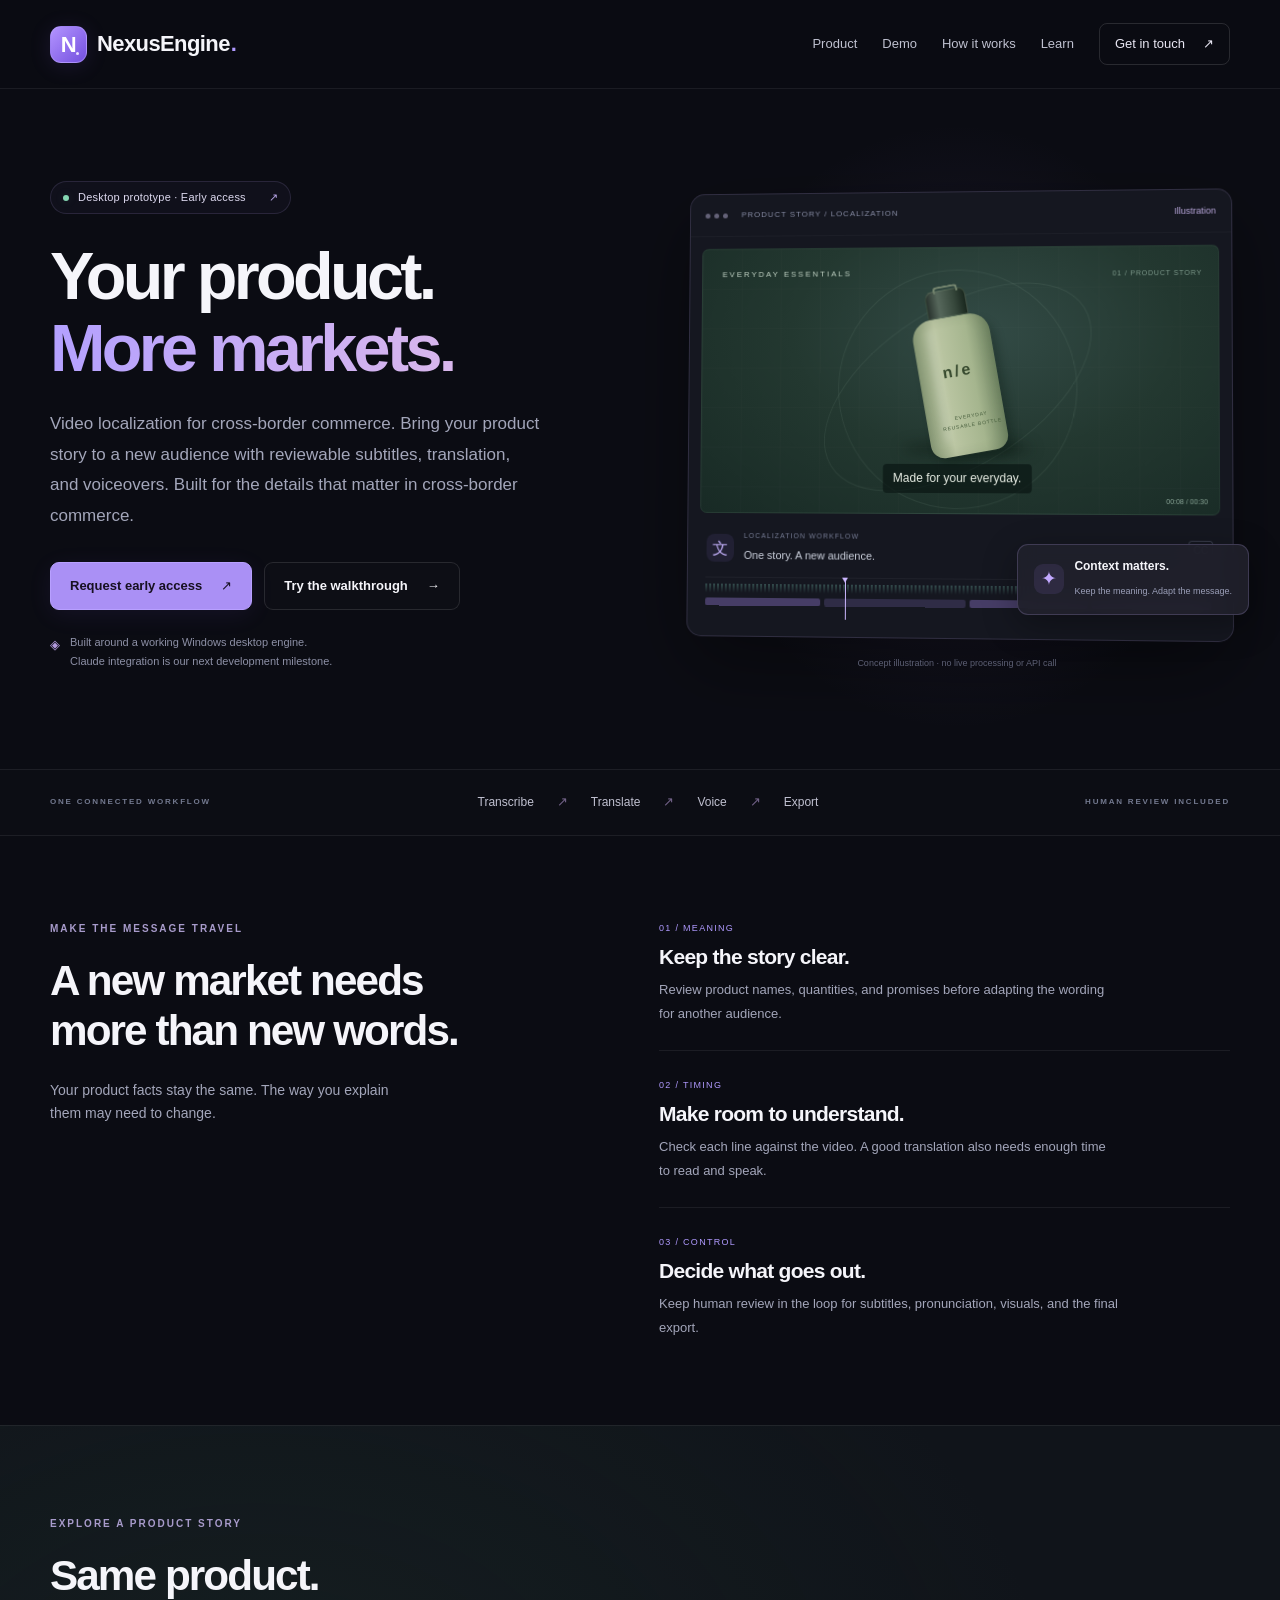
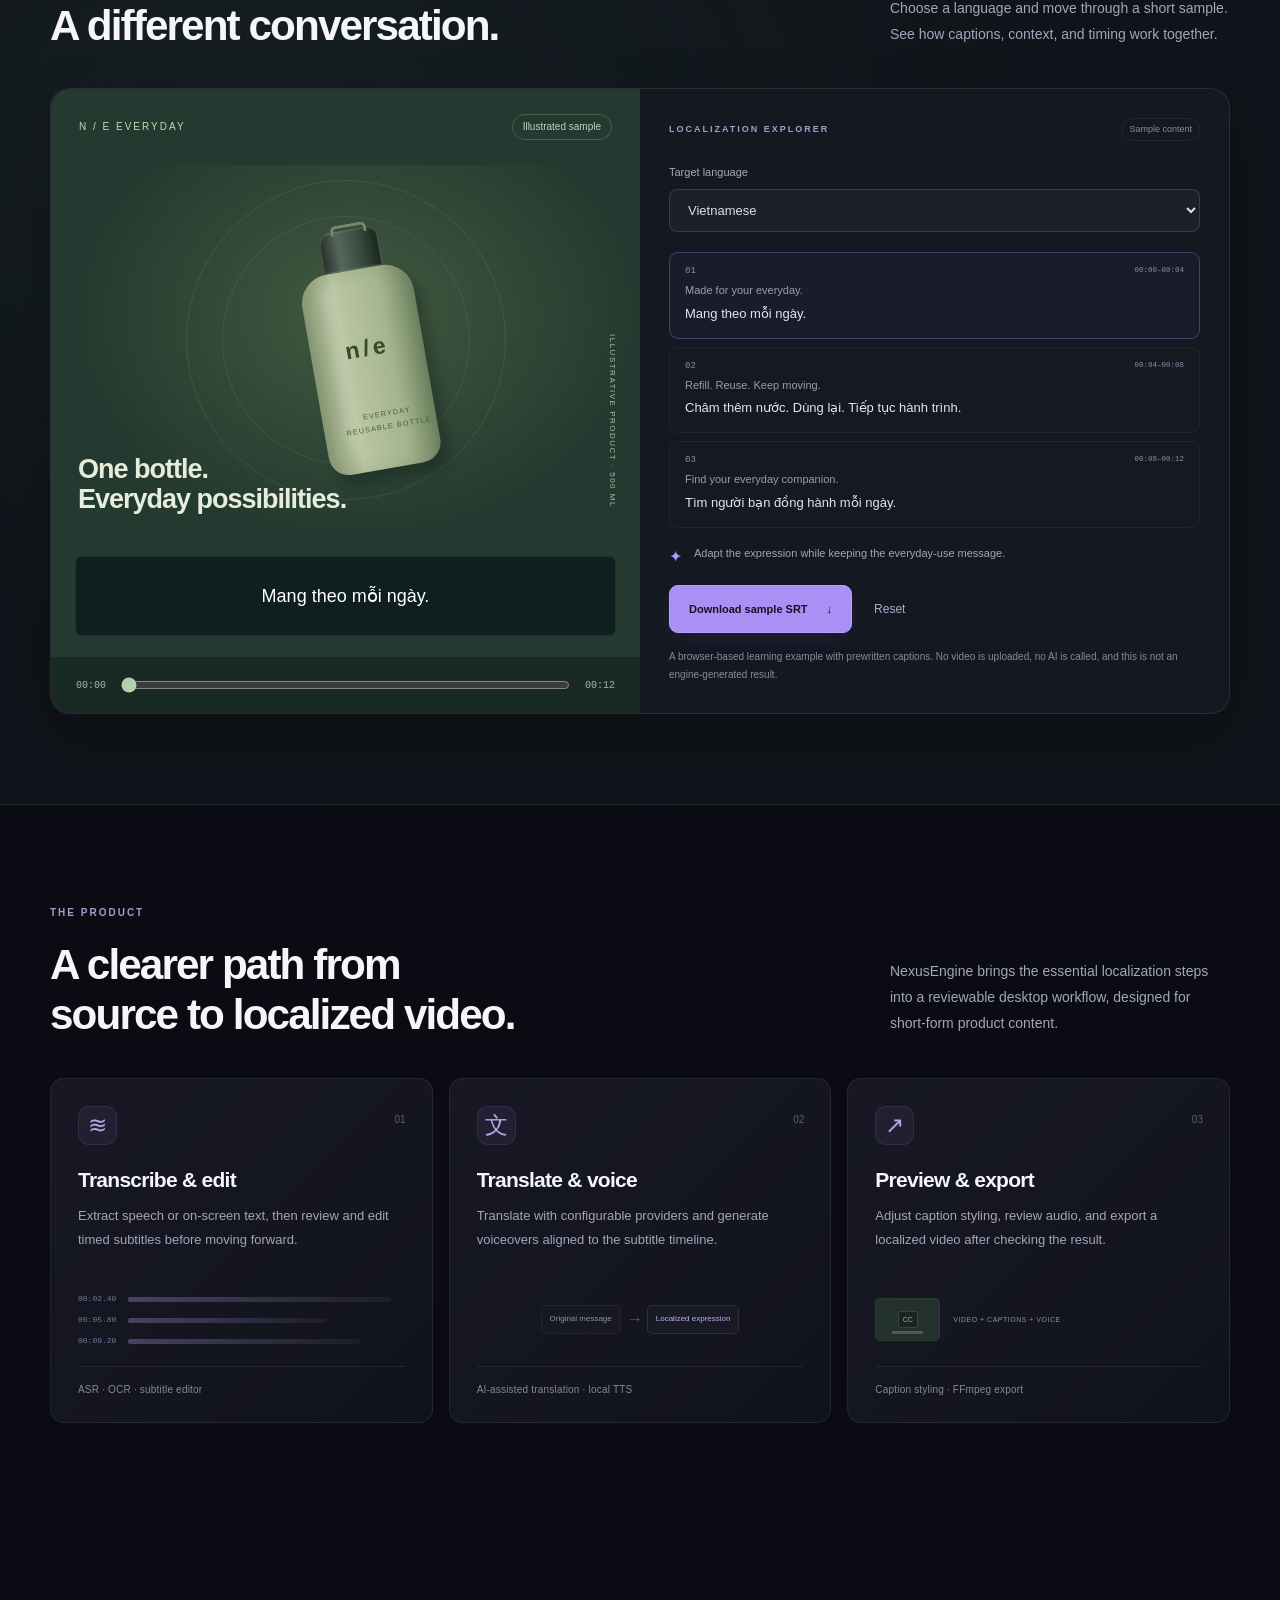
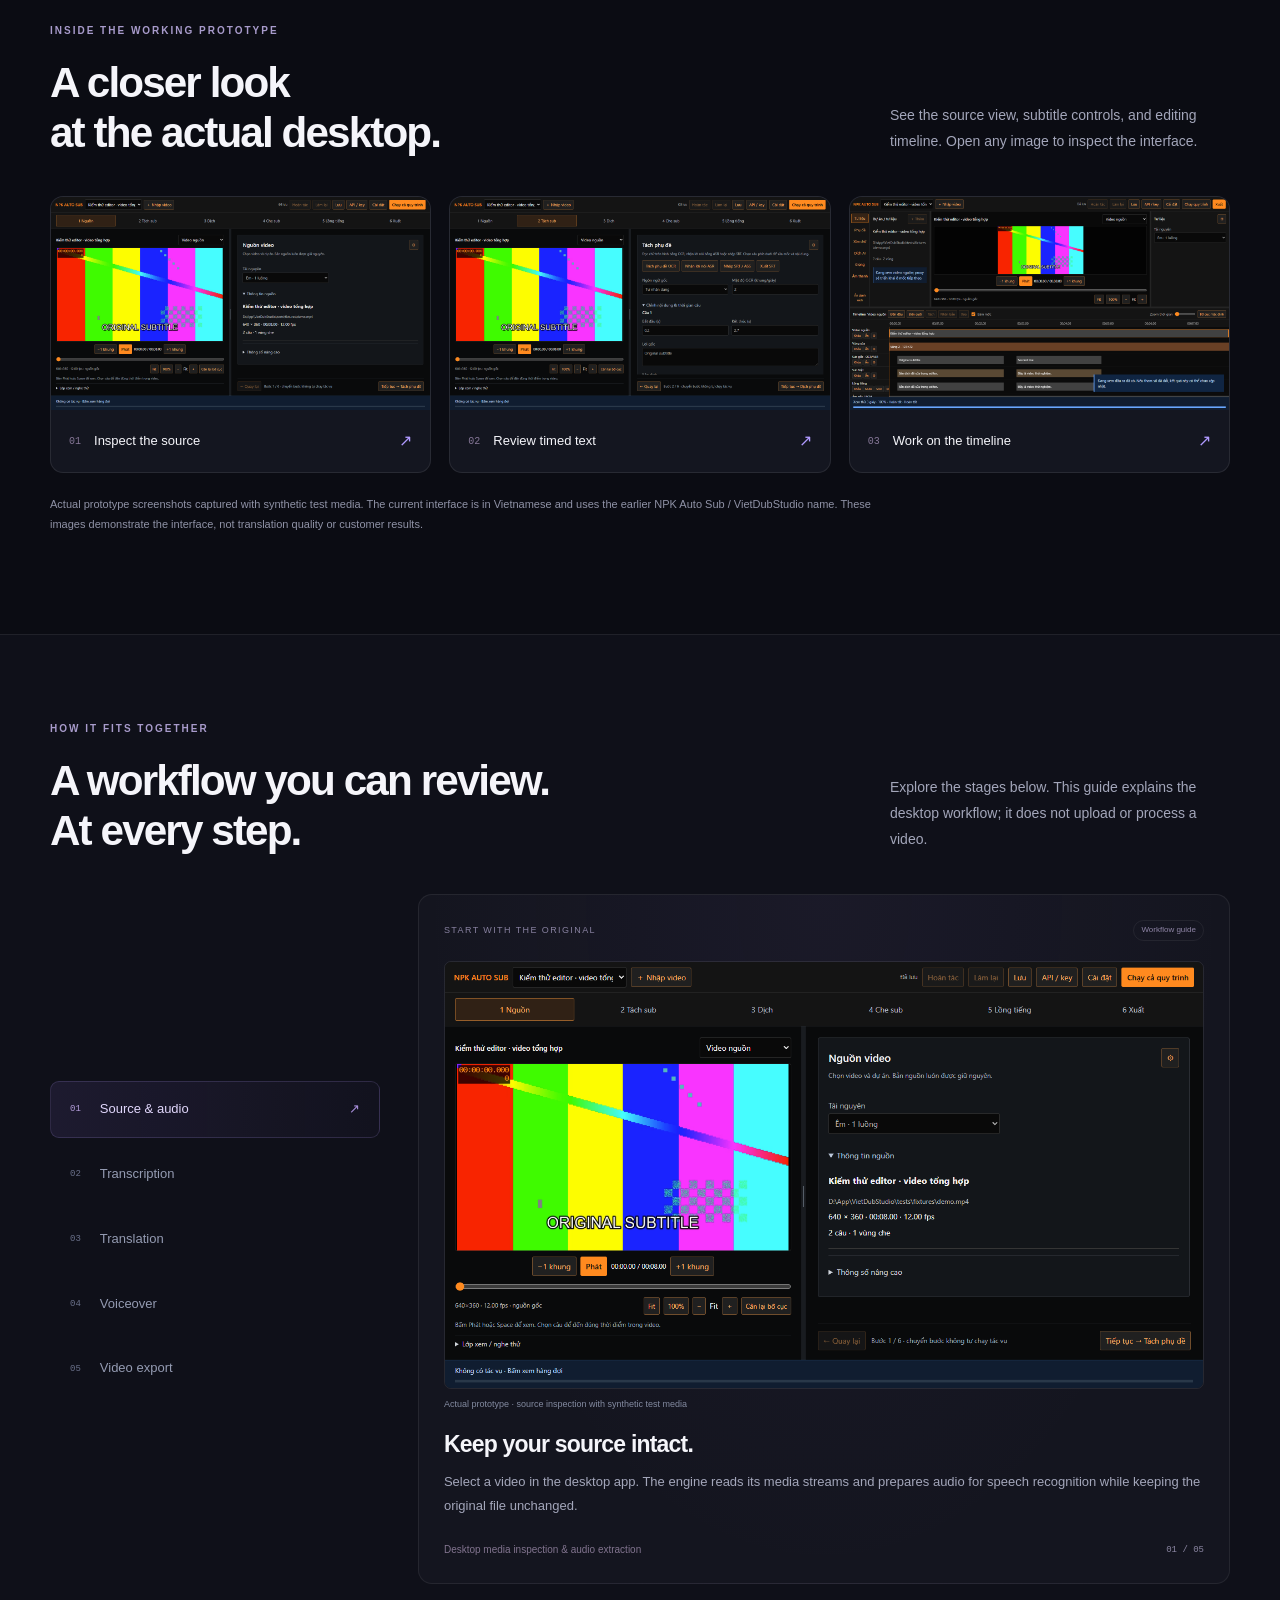
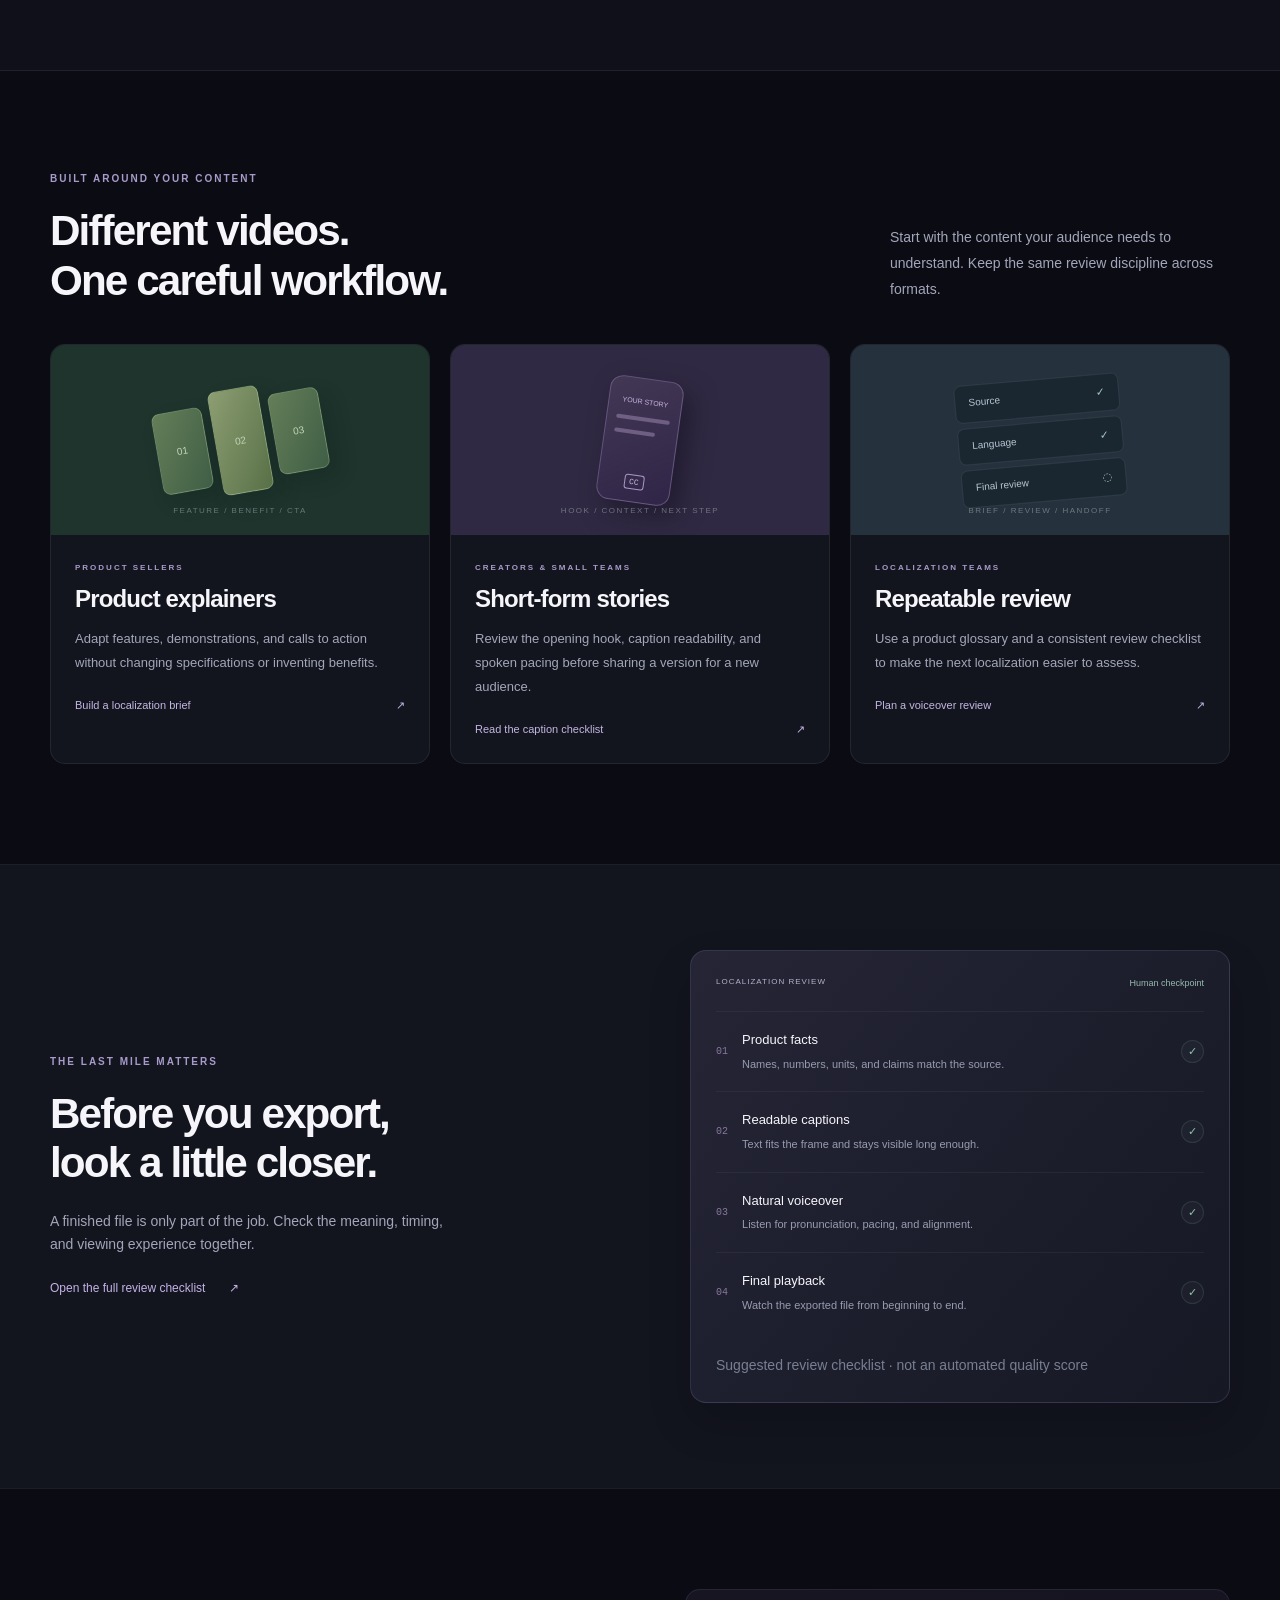
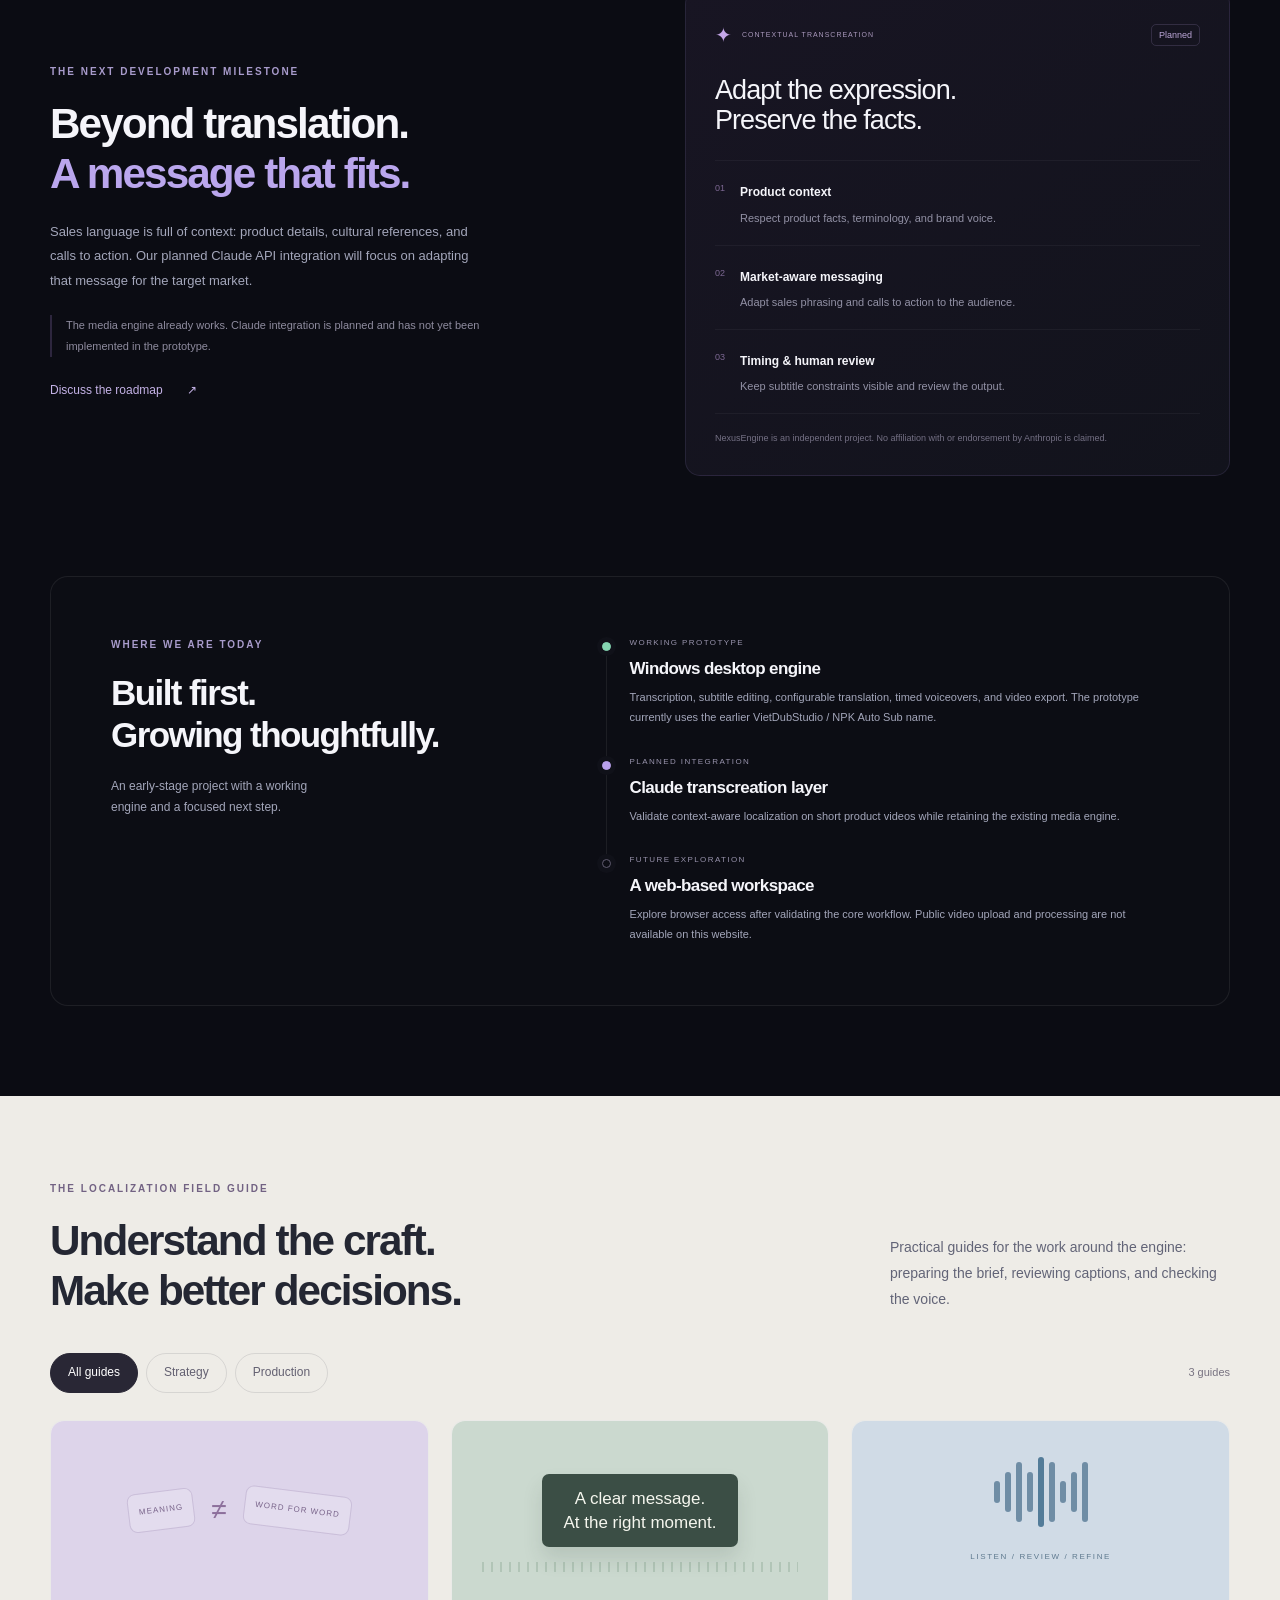
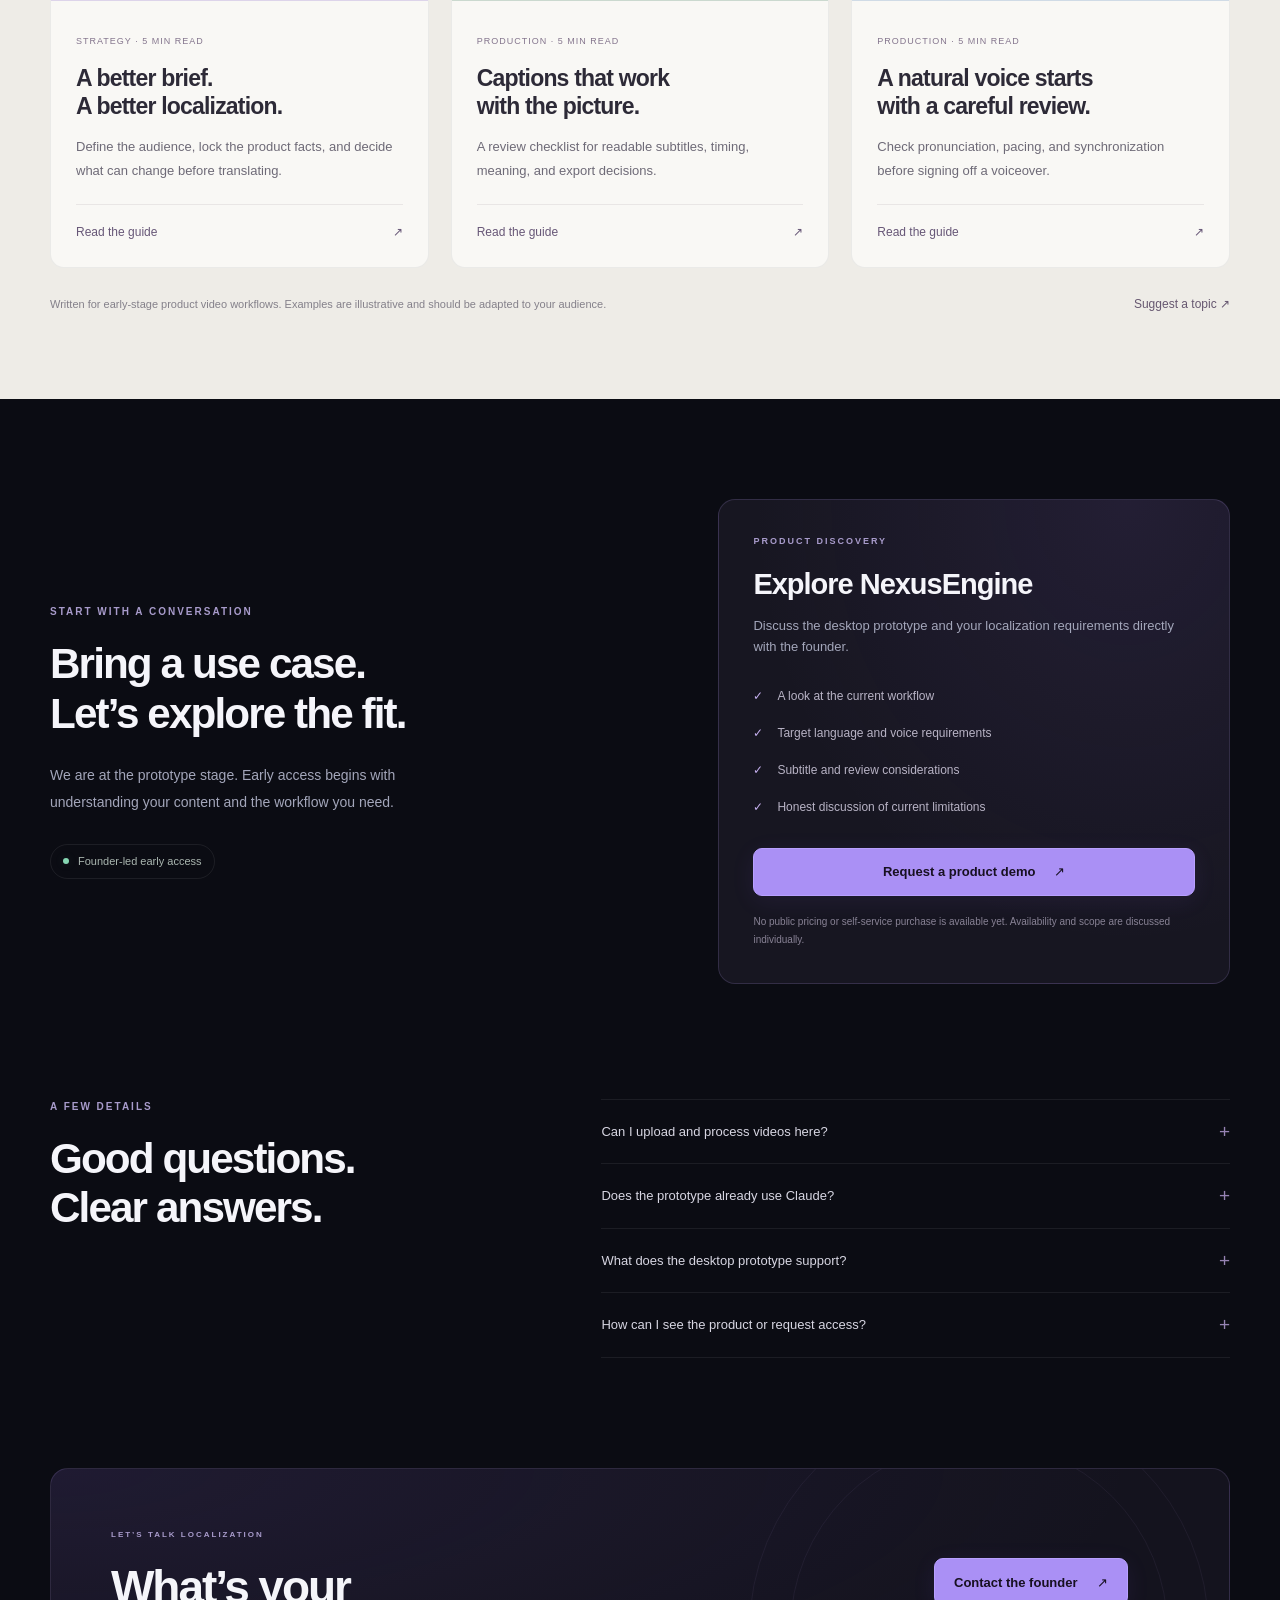
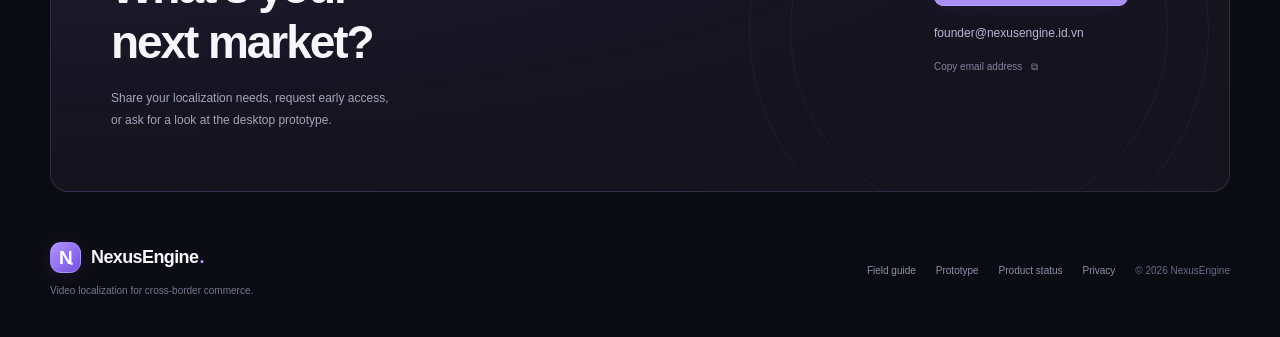
<file: index.html>
<!doctype html>
<html lang="en">
<head>
  <meta charset="utf-8">
  <meta name="viewport" content="width=device-width, initial-scale=1">
  <meta name="theme-color" content="#0b0c13">
  <title>NexusEngine — Video Localization for Cross-Border Commerce</title>
  <meta name="description" content="NexusEngine is an early-stage video localization project for cross-border sellers. Explore our working desktop prototype and planned Claude transcreation layer.">
  <link rel="canonical" href="https://nexusengine.id.vn/">
  <meta property="og:type" content="website">
  <meta property="og:title" content="NexusEngine — Your product. More markets.">
  <meta property="og:description" content="A reviewable workflow for transcription, translation, subtitles, voiceovers, and video export. Working desktop prototype. Claude integration planned.">
  <meta property="og:url" content="https://nexusengine.id.vn/">
  <meta property="og:image" content="https://nexusengine.id.vn/assets/social-preview.png">
  <meta name="twitter:card" content="summary_large_image">
  <link rel="icon" href="assets/favicon.svg" type="image/svg+xml">
  <link rel="stylesheet" href="style.css">
  <link rel="stylesheet" href="experience.css">
  <script src="app.js" defer></script>
  <script src="experience.js" defer></script>
</head>
<body>
  <a class="skip-link" href="#main">Skip to content</a>
  <header class="site-header">
    <div class="container nav-wrap">
      <a class="brand" href="#" aria-label="NexusEngine home"><span class="brand-mark" aria-hidden="true">N<span></span></span>NexusEngine<span class="brand-dot">.</span></a>
      <button class="menu-toggle" type="button" aria-expanded="false" aria-controls="navigation" aria-label="Open navigation"><span></span><span></span></button>
      <nav id="navigation" aria-label="Main navigation">
        <a href="#product">Product</a><a href="#demo">Demo</a><a href="#workflow">How it works</a><a href="#learn">Learn</a>
        <a class="nav-contact" href="#contact">Get in touch <span aria-hidden="true">↗</span></a>
      </nav>
    </div>
  </header>

  <main id="main">
    <section class="hero container" aria-labelledby="hero-title">
      <div class="hero-copy">
        <a class="eyebrow-pill" href="#status"><span class="status-dot"></span>Desktop prototype · Early access<span class="pill-arrow" aria-hidden="true">↗</span></a>
        <h1 id="hero-title">Your product.<br><span class="gradient-text">More markets.</span></h1>
        <p class="hero-description">Video localization for cross-border commerce. Bring your product story to a new audience with reviewable subtitles, translation, and voiceovers. Built for the details that matter in cross-border commerce.</p>
        <div class="hero-actions"><a class="button button-primary" href="mailto:founder@nexusengine.id.vn?subject=NexusEngine%20early%20access">Request early access <span aria-hidden="true">↗</span></a><a class="button button-secondary" href="#demo">Try the walkthrough <span aria-hidden="true">→</span></a></div>
        <p class="hero-note"><span aria-hidden="true">◈</span>Built around a working Windows desktop engine.<br>Claude integration is our next development milestone.</p>
      </div>
      <div class="hero-visual" role="img" aria-label="Illustration of the localization workflow; not a live product run">
        <div class="visual-halo"></div>
        <div class="workspace-card">
          <div class="workspace-top"><span class="window-dots" aria-hidden="true"><i></i><i></i><i></i></span><span>PRODUCT STORY / LOCALIZATION</span><span class="illustration-label">Illustration</span></div>
          <div class="video-scene">
            <div class="scene-grid"></div><div class="scene-orbit orbit-one"></div><div class="scene-orbit orbit-two"></div>
            <span class="scene-category">EVERYDAY ESSENTIALS</span><span class="scene-count">01 / PRODUCT STORY</span>
            <div class="bottle-shadow"></div><div class="bottle"><div class="bottle-cap"></div><div class="bottle-body"><div class="bottle-highlight"></div><span class="bottle-wordmark">n / e</span><span class="bottle-detail">EVERYDAY<br>REUSABLE BOTTLE</span></div></div>
            <span class="scene-caption">Made for your everyday.</span><span class="scene-time">00:08 / 00:30</span>
          </div>
          <div class="workspace-bottom"><div class="locale-label"><span class="locale-icon" aria-hidden="true">文</span><div><small>LOCALIZATION WORKFLOW</small><strong>One story. A new audience.</strong></div></div><span class="caption-icon" aria-hidden="true">CC</span></div>
          <div class="timeline" aria-hidden="true"><div class="timeline-wave"></div><span></span><span></span><span></span><span></span><i></i></div>
        </div>
        <div class="floating-note"><span class="note-icon" aria-hidden="true">✦</span><div><strong>Context matters.</strong><small>Keep the meaning. Adapt the message.</small></div></div>
        <p class="visual-disclaimer">Concept illustration · no live processing or API call</p>
      </div>
    </section>

    <div class="capability-strip"><div class="container"><span>ONE CONNECTED WORKFLOW</span><p>Transcribe <i>↗</i> Translate <i>↗</i> Voice <i>↗</i> Export</p><span>HUMAN REVIEW INCLUDED</span></div></div>


    <section class="section container value-section" aria-labelledby="value-title">
      <div class="value-intro"><span class="kicker">MAKE THE MESSAGE TRAVEL</span><h2 id="value-title">A new market needs<br>more than new words.</h2><p>Your product facts stay the same. The way you explain them may need to change.</p></div>
      <div class="value-grid"><article><span class="value-index">01 / MEANING</span><h3>Keep the story clear.</h3><p>Review product names, quantities, and promises before adapting the wording for another audience.</p></article><article><span class="value-index">02 / TIMING</span><h3>Make room to understand.</h3><p>Check each line against the video. A good translation also needs enough time to read and speak.</p></article><article><span class="value-index">03 / CONTROL</span><h3>Decide what goes out.</h3><p>Keep human review in the loop for subtitles, pronunciation, visuals, and the final export.</p></article></div>
    </section>
    <section class="demo-section" id="demo" aria-labelledby="demo-title"><div class="container">
      <div class="section-heading"><div><span class="kicker">EXPLORE A PRODUCT STORY</span><h2 id="demo-title">Same product.<br>A different conversation.</h2></div><p>Choose a language and move through a short sample. See how captions, context, and timing work together.</p></div>
      <div class="demo-shell"><div class="demo-media"><div class="demo-media-top"><span class="demo-brand">N / E EVERYDAY</span><span class="sample-badge">Illustrated sample</span></div>
      <div class="demo-product"><div class="demo-orbit"></div><div class="bottle"><div class="bottle-cap"></div><div class="bottle-body"><div class="bottle-highlight"></div><span class="bottle-wordmark">n / e</span><span class="bottle-detail">EVERYDAY<br>REUSABLE BOTTLE</span></div></div><span class="product-label">One bottle.<br>Everyday possibilities.</span><span class="product-spec">ILLUSTRATIVE PRODUCT · 500 ML</span></div>
      <div class="demo-caption" id="demo-caption" lang="vi">Mang theo mỗi ngày.</div><div class="demo-playbar"><span id="demo-time">00:00</span><label class="sr-only" for="demo-seek">Sample timeline in seconds</label><input type="range" id="demo-seek" min="0" max="11" value="0" step="1"><span>00:12</span></div></div>
      <div class="demo-editor"><div class="demo-editor-heading"><span class="kicker">LOCALIZATION EXPLORER</span><span class="small-label">Sample content</span></div><label class="field-label" for="demo-language">Target language</label><select id="demo-language"><option value="vi">Vietnamese</option><option value="es">Spanish</option><option value="en">English (source)</option></select>
      <div class="sample-lines" role="group" aria-label="Sample caption segments"><button type="button" data-segment="0" aria-pressed="true"><span>01 <small>00:00–00:04</small></span><strong>Made for your everyday.</strong><em>Mang theo mỗi ngày.</em></button><button type="button" data-segment="1" aria-pressed="false"><span>02 <small>00:04–00:08</small></span><strong>Refill. Reuse. Keep moving.</strong><em>Châm thêm nước. Dùng lại. Tiếp tục hành trình.</em></button><button type="button" data-segment="2" aria-pressed="false"><span>03 <small>00:08–00:12</small></span><strong>Find your everyday companion.</strong><em>Tìm người bạn đồng hành mỗi ngày.</em></button></div>
      <div class="sample-insight"><span aria-hidden="true">✦</span><p id="demo-insight">Adapt the expression while keeping the everyday-use message.</p></div><div class="demo-actions"><a class="button button-primary" id="download-sample" href="assets/sample-vi.srt" download="nexusengine-illustrative-sample-vi.srt">Download sample SRT <span aria-hidden="true">↓</span></a><button class="text-button" id="reset-demo" type="button">Reset</button></div><p class="demo-disclosure">A browser-based learning example with prewritten captions. No video is uploaded, no AI is called, and this is not an engine-generated result.</p><p id="demo-status" class="sr-only" role="status" aria-live="polite"></p></div></div>
    </div></section>

    <section class="section container" id="product" aria-labelledby="product-title">
      <div class="section-heading"><div><span class="kicker">THE PRODUCT</span><h2 id="product-title">A clearer path from<br>source to localized video.</h2></div><p>NexusEngine brings the essential localization steps into a reviewable desktop workflow, designed for short-form product content.</p></div>
      <div class="feature-grid">
        <article class="feature-card"><span class="feature-icon" aria-hidden="true">≋</span><span class="feature-number">01</span><h3>Transcribe &amp; edit</h3><p>Extract speech or on-screen text, then review and edit timed subtitles before moving forward.</p><div class="mini-transcript" aria-hidden="true"><span>00:02.40</span><i></i><span>00:05.80</span><i></i><span>00:09.20</span><i></i></div><span class="feature-tag">ASR · OCR · subtitle editor</span></article>
        <article class="feature-card"><span class="feature-icon" aria-hidden="true">文</span><span class="feature-number">02</span><h3>Translate &amp; voice</h3><p>Translate with configurable providers and generate voiceovers aligned to the subtitle timeline.</p><div class="mini-translation" aria-hidden="true"><span>Original message</span><b>↓</b><span>Localized expression</span></div><span class="feature-tag">AI-assisted translation · local TTS</span></article>
        <article class="feature-card"><span class="feature-icon" aria-hidden="true">↗</span><span class="feature-number">03</span><h3>Preview &amp; export</h3><p>Adjust caption styling, review audio, and export a localized video after checking the result.</p><div class="mini-export" aria-hidden="true"><div><span>CC</span><i></i></div><span>VIDEO + CAPTIONS + VOICE</span></div><span class="feature-tag">Caption styling · FFmpeg export</span></article>
      </div>
    </section>


    <section class="section container prototype-section" id="prototype" aria-labelledby="prototype-title"><div class="section-heading"><div><span class="kicker">INSIDE THE WORKING PROTOTYPE</span><h2 id="prototype-title">A closer look<br>at the actual desktop.</h2></div><p>See the source view, subtitle controls, and editing timeline. Open any image to inspect the interface.</p></div>
    <div class="prototype-grid"><button type="button" class="prototype-shot" data-image="assets/prototype-source.png" data-caption="Source inspection — original media information and video preview."><img src="assets/prototype-source.png" alt="Actual NPK Auto Sub source screen with a synthetic test-pattern video" width="1366" height="768" loading="lazy"><span><b>01</b><strong>Inspect the source</strong><i aria-hidden="true">↗</i></span></button><button type="button" class="prototype-shot" data-image="assets/prototype-subtitles.png" data-caption="Subtitle extraction — OCR, speech recognition, SRT import, and segment editing controls."><img src="assets/prototype-subtitles.png" alt="Actual subtitle extraction screen with OCR, ASR, and editable segment controls" width="1366" height="768" loading="lazy"><span><b>02</b><strong>Review timed text</strong><i aria-hidden="true">↗</i></span></button><button type="button" class="prototype-shot" data-image="assets/prototype-editor.png" data-caption="Editing timeline — source video, caption tracks, translation, and voiceover alignment."><img src="assets/prototype-editor.png" alt="Actual desktop editor with original and translated subtitle tracks on the timeline" width="1366" height="768" loading="lazy"><span><b>03</b><strong>Work on the timeline</strong><i aria-hidden="true">↗</i></span></button></div>
    <p class="evidence-note">Actual prototype screenshots captured with synthetic test media. The current interface is in Vietnamese and uses the earlier NPK Auto Sub / VietDubStudio name. These images demonstrate the interface, not translation quality or customer results.</p>
    </section>

    <section class="workflow-section" id="workflow" aria-labelledby="workflow-title">
      <div class="container">
        <div class="section-heading"><div><span class="kicker">HOW IT FITS TOGETHER</span><h2 id="workflow-title">A workflow you can review.<br>At every step.</h2></div><p>Explore the stages below. This guide explains the desktop workflow; it does not upload or process a video.</p></div>
        <div class="workflow-guide">
          <div class="workflow-tabs" role="tablist" aria-orientation="vertical" aria-label="Localization steps">
            <button id="step-0" role="tab" aria-selected="true" aria-controls="step-panel" tabindex="0" data-step="0"><span>01</span>Source &amp; audio<i aria-hidden="true">↗</i></button>
            <button id="step-1" role="tab" aria-selected="false" aria-controls="step-panel" tabindex="-1" data-step="1"><span>02</span>Transcription<i aria-hidden="true">↗</i></button>
            <button id="step-2" role="tab" aria-selected="false" aria-controls="step-panel" tabindex="-1" data-step="2"><span>03</span>Translation<i aria-hidden="true">↗</i></button>
            <button id="step-3" role="tab" aria-selected="false" aria-controls="step-panel" tabindex="-1" data-step="3"><span>04</span>Voiceover<i aria-hidden="true">↗</i></button>
            <button id="step-4" role="tab" aria-selected="false" aria-controls="step-panel" tabindex="-1" data-step="4"><span>05</span>Video export<i aria-hidden="true">↗</i></button>
          </div>
          <div class="step-panel" id="step-panel" role="tabpanel" aria-labelledby="step-0" tabindex="0">
            <div class="panel-top"><span class="panel-kicker" id="step-kicker">START WITH THE ORIGINAL</span><span class="small-label">Workflow guide</span></div>
            <div class="step-graphic" id="step-graphic" aria-hidden="true"><span class="graphic-file">▶</span><span class="graphic-line"></span><span class="graphic-file audio-file">≋</span></div>
            <figure class="workflow-evidence"><img id="workflow-image" src="assets/prototype-source.png" alt="Actual desktop source inspection screen" width="1366" height="768" loading="lazy"><figcaption id="workflow-image-caption">Actual prototype · source inspection with synthetic test media</figcaption></figure>
            <h3 id="step-title">Keep your source intact.</h3><p id="step-description">Select a video in the desktop app. The engine reads its media streams and prepares audio for speech recognition while keeping the original file unchanged.</p>
            <div class="panel-footer"><span class="panel-detail" id="step-detail">Desktop media inspection &amp; audio extraction</span><span class="panel-count" id="step-count">01 / 05</span></div>
          </div>
        </div>
      </div>
    </section>


    <section class="section container usecase-section" id="use-cases" aria-labelledby="usecase-title"><div class="section-heading"><div><span class="kicker">BUILT AROUND YOUR CONTENT</span><h2 id="usecase-title">Different videos.<br>One careful workflow.</h2></div><p>Start with the content your audience needs to understand. Keep the same review discipline across formats.</p></div><div class="usecase-grid">
    <article class="usecase-card"><div class="usecase-art art-product" aria-hidden="true"><div class="product-stack"><span>01</span><span>02</span><span>03</span></div><small>FEATURE / BENEFIT / CTA</small></div><span class="kicker">PRODUCT SELLERS</span><h3>Product explainers</h3><p>Adapt features, demonstrations, and calls to action without changing specifications or inventing benefits.</p><a href="guide-localization.html">Build a localization brief <span aria-hidden="true">↗</span></a></article>
    <article class="usecase-card"><div class="usecase-art art-social" aria-hidden="true"><div class="social-frame"><span>YOUR STORY</span><i></i><i></i><b>CC</b></div><small>HOOK / CONTEXT / NEXT STEP</small></div><span class="kicker">CREATORS &amp; SMALL TEAMS</span><h3>Short-form stories</h3><p>Review the opening hook, caption readability, and spoken pacing before sharing a version for a new audience.</p><a href="guide-subtitles.html">Read the caption checklist <span aria-hidden="true">↗</span></a></article>
    <article class="usecase-card"><div class="usecase-art art-team" aria-hidden="true"><div class="review-stack"><span>Source <b>✓</b></span><span>Language <b>✓</b></span><span>Final review <b>◌</b></span></div><small>BRIEF / REVIEW / HANDOFF</small></div><span class="kicker">LOCALIZATION TEAMS</span><h3>Repeatable review</h3><p>Use a product glossary and a consistent review checklist to make the next localization easier to assess.</p><a href="guide-voiceover.html">Plan a voiceover review <span aria-hidden="true">↗</span></a></article></div></section>

    <section class="quality-section"><div class="container quality-layout"><div><span class="kicker">THE LAST MILE MATTERS</span><h2>Before you export,<br>look a little closer.</h2><p>A finished file is only part of the job. Check the meaning, timing, and viewing experience together.</p><a class="text-link" href="guide-subtitles.html">Open the full review checklist <span aria-hidden="true">↗</span></a></div><div class="quality-board"><div class="quality-board-top"><span>LOCALIZATION REVIEW</span><span>Human checkpoint</span></div><div><b>01</b><span><strong>Product facts</strong><small>Names, numbers, units, and claims match the source.</small></span><i aria-hidden="true">✓</i></div><div><b>02</b><span><strong>Readable captions</strong><small>Text fits the frame and stays visible long enough.</small></span><i aria-hidden="true">✓</i></div><div><b>03</b><span><strong>Natural voiceover</strong><small>Listen for pronunciation, pacing, and alignment.</small></span><i aria-hidden="true">✓</i></div><div><b>04</b><span><strong>Final playback</strong><small>Watch the exported file from beginning to end.</small></span><i aria-hidden="true">✓</i></div><p>Suggested review checklist · not an automated quality score</p></div></div></section>

    <section class="section container claude-section" id="claude" aria-labelledby="claude-title">
      <div class="claude-copy"><span class="kicker">THE NEXT DEVELOPMENT MILESTONE</span><h2 id="claude-title">Beyond translation.<br><span class="soft-purple">A message that fits.</span></h2><p>Sales language is full of context: product details, cultural references, and calls to action. Our planned Claude API integration will focus on adapting that message for the target market.</p><p class="claude-boundary">The media engine already works. Claude integration is planned and has not yet been implemented in the prototype.</p><a class="text-link" href="mailto:founder@nexusengine.id.vn?subject=NexusEngine%20Claude%20roadmap">Discuss the roadmap <span aria-hidden="true">↗</span></a></div>
      <div class="context-card"><div class="context-card-top"><span class="context-symbol" aria-hidden="true">✦</span><span>CONTEXTUAL TRANSCREATION</span><span class="planned-badge">Planned</span></div><h3>Adapt the expression.<br>Preserve the facts.</h3><ul class="context-list"><li><span aria-hidden="true">01</span><div><strong>Product context</strong><p>Respect product facts, terminology, and brand voice.</p></div></li><li><span aria-hidden="true">02</span><div><strong>Market-aware messaging</strong><p>Adapt sales phrasing and calls to action to the audience.</p></div></li><li><span aria-hidden="true">03</span><div><strong>Timing &amp; human review</strong><p>Keep subtitle constraints visible and review the output.</p></div></li></ul><p class="context-footnote">NexusEngine is an independent project. No affiliation with or endorsement by Anthropic is claimed.</p></div>
    </section>

    <section class="status-section container" id="status" aria-labelledby="status-title"><div class="status-heading"><span class="kicker">WHERE WE ARE TODAY</span><h2 id="status-title">Built first.<br>Growing thoughtfully.</h2><p>An early-stage project with a working engine and a focused next step.</p></div><div class="milestones"><article><span class="milestone-dot current"></span><div><span class="milestone-label">WORKING PROTOTYPE</span><h3>Windows desktop engine</h3><p>Transcription, subtitle editing, configurable translation, timed voiceovers, and video export. The prototype currently uses the earlier VietDubStudio / NPK Auto Sub name.</p></div></article><article><span class="milestone-dot next"></span><div><span class="milestone-label">PLANNED INTEGRATION</span><h3>Claude transcreation layer</h3><p>Validate context-aware localization on short product videos while retaining the existing media engine.</p></div></article><article><span class="milestone-dot future"></span><div><span class="milestone-label">FUTURE EXPLORATION</span><h3>A web-based workspace</h3><p>Explore browser access after validating the core workflow. Public video upload and processing are not available on this website.</p></div></article></div></section>


    <section class="learn-section" id="learn" aria-labelledby="learn-title"><div class="container"><div class="section-heading"><div><span class="kicker">THE LOCALIZATION FIELD GUIDE</span><h2 id="learn-title">Understand the craft.<br>Make better decisions.</h2></div><p>Practical guides for the work around the engine: preparing the brief, reviewing captions, and checking the voice.</p></div>
    <div class="learn-toolbar"><div class="learn-filters" role="group" aria-label="Filter learning guides"><button type="button" data-filter="all" aria-pressed="true">All guides</button><button type="button" data-filter="strategy" aria-pressed="false">Strategy</button><button type="button" data-filter="production" aria-pressed="false">Production</button></div><span id="guide-count" role="status" aria-live="polite">3 guides</span></div>
    <div class="learn-grid"><a class="learn-card" href="guide-localization.html" data-category="strategy"><div class="guide-art guide-art-brief" aria-hidden="true"><span>MEANING</span><b>≠</b><span>WORD FOR WORD</span></div><div class="learn-card-body"><span class="article-meta">STRATEGY · 5 MIN READ</span><h3>A better brief.<br>A better localization.</h3><p>Define the audience, lock the product facts, and decide what can change before translating.</p><span class="article-link">Read the guide <i aria-hidden="true">↗</i></span></div></a>
    <a class="learn-card" href="guide-subtitles.html" data-category="production"><div class="guide-art guide-art-captions" aria-hidden="true"><span class="caption-demo">A clear message.<br>At the right moment.</span><div class="caption-ticks"></div></div><div class="learn-card-body"><span class="article-meta">PRODUCTION · 5 MIN READ</span><h3>Captions that work<br>with the picture.</h3><p>A review checklist for readable subtitles, timing, meaning, and export decisions.</p><span class="article-link">Read the guide <i aria-hidden="true">↗</i></span></div></a>
    <a class="learn-card" href="guide-voiceover.html" data-category="production"><div class="guide-art guide-art-voice" aria-hidden="true"><div class="voice-wave"><i></i><i></i><i></i><i></i><i></i><i></i><i></i><i></i><i></i></div><span>LISTEN / REVIEW / REFINE</span></div><div class="learn-card-body"><span class="article-meta">PRODUCTION · 5 MIN READ</span><h3>A natural voice starts<br>with a careful review.</h3><p>Check pronunciation, pacing, and synchronization before signing off a voiceover.</p><span class="article-link">Read the guide <i aria-hidden="true">↗</i></span></div></a></div>
    <div class="learn-bottom"><p>Written for early-stage product video workflows. Examples are illustrative and should be adapted to your audience.</p><a href="mailto:founder@nexusengine.id.vn?subject=NexusEngine%20learning%20guide%20feedback">Suggest a topic <span aria-hidden="true">↗</span></a></div></div></section>

    <section class="section container access-section" id="access" aria-labelledby="access-title"><div><span class="kicker">START WITH A CONVERSATION</span><h2 id="access-title">Bring a use case.<br>Let’s explore the fit.</h2><p>We are at the prototype stage. Early access begins with understanding your content and the workflow you need.</p><span class="access-stage"><span class="status-dot"></span>Founder-led early access</span></div><article class="access-card"><span class="kicker">PRODUCT DISCOVERY</span><h3>Explore NexusEngine</h3><p>Discuss the desktop prototype and your localization requirements directly with the founder.</p><ul><li>A look at the current workflow</li><li>Target language and voice requirements</li><li>Subtitle and review considerations</li><li>Honest discussion of current limitations</li></ul><a class="button button-primary" href="mailto:founder@nexusengine.id.vn?subject=NexusEngine%20prototype%20demo%20request">Request a product demo <span aria-hidden="true">↗</span></a><small>No public pricing or self-service purchase is available yet. Availability and scope are discussed individually.</small></article></section>

    <section class="section container faq-section" aria-labelledby="faq-title"><div><span class="kicker">A FEW DETAILS</span><h2 id="faq-title">Good questions.<br>Clear answers.</h2></div><div class="faq-list"><details><summary>Can I upload and process videos here?<span aria-hidden="true">+</span></summary><p>Not yet. This is the NexusEngine product website. Processing currently runs in our Windows desktop prototype. Contact the founder to discuss early access or a product demonstration.</p></details><details><summary>Does the prototype already use Claude?<span aria-hidden="true">+</span></summary><p>No. The current prototype supports Gemini and DeepSeek for translation. We plan to add Claude for contextual transcreation of product messaging and calls to action.</p></details><details><summary>What does the desktop prototype support?<span aria-hidden="true">+</span></summary><p>Speech recognition, OCR for on-screen text, subtitle editing and translation, local synthetic voiceovers, caption styling, and video export. Available languages and voices depend on the selected models and installed voice library. Output requires human review.</p></details><details><summary>How can I see the product or request access?<span aria-hidden="true">+</span></summary><p>Email <a href="mailto:founder@nexusengine.id.vn">founder@nexusengine.id.vn</a> with your target language and the type of product videos you work with. The sample explorer on this website illustrates the workflow using prewritten captions. It is not a live processing demo; contact the founder to see the actual desktop prototype.</p></details></div></section>

    <section class="contact-section container" id="contact" aria-labelledby="contact-title"><div class="contact-orbit" aria-hidden="true"></div><div><span class="kicker">LET’S TALK LOCALIZATION</span><h2 id="contact-title">What’s your<br>next market?</h2><p>Share your localization needs, request early access,<br class="desktop-break"> or ask for a look at the desktop prototype.</p></div><div class="contact-actions"><a class="button button-primary" href="mailto:founder@nexusengine.id.vn?subject=NexusEngine%20product%20enquiry">Contact the founder <span aria-hidden="true">↗</span></a><a class="contact-email" href="mailto:founder@nexusengine.id.vn">founder@nexusengine.id.vn</a><button class="copy-email" type="button" id="copy-email">Copy email address <span aria-hidden="true">⧉</span></button><p class="copy-status" id="copy-status" role="status" aria-live="polite"></p></div></section>
  </main>

  <footer class="site-footer container"><div><a class="brand" href="#" aria-label="NexusEngine home"><span class="brand-mark small" aria-hidden="true">N<span></span></span>NexusEngine<span class="brand-dot">.</span></a><p>Video localization for cross-border commerce.</p></div><div class="footer-links"><a href="#learn">Field guide</a><a href="#prototype">Prototype</a><a href="#status">Product status</a><button type="button" id="privacy-open">Privacy</button><span>© <span id="year">2026</span> NexusEngine</span></div></footer>
  <dialog id="image-dialog" aria-labelledby="image-dialog-title"><div class="dialog-heading"><h2 id="image-dialog-title">Desktop prototype</h2><button type="button" class="dialog-close" id="image-close" aria-label="Close prototype image">×</button></div><img id="expanded-image" src="assets/prototype-source.png" alt="Expanded desktop prototype screenshot" width="1366" height="768"><p id="image-caption"></p><small>Actual interface · synthetic test media · earlier NPK Auto Sub branding</small></dialog>
  <dialog id="privacy-dialog" aria-labelledby="privacy-title"><div class="dialog-heading"><h2 id="privacy-title">Privacy on this website</h2><button type="button" class="dialog-close" id="privacy-close" aria-label="Close privacy notice">×</button></div><p>This is a static product website. It does not offer video uploads, account registration, or a contact form. The site code does not include analytics or advertising trackers.</p><p>Email links open your email application. If you choose to contact us, your message and contact details will be used to respond to your enquiry. Please avoid sending private videos, passwords, or API keys by email.</p><p>The hosting provider may process technical request information, such as IP addresses, for delivering and securing the website. Email services handle messages under their own policies.</p><p>For a privacy-related enquiry, contact <a href="mailto:founder@nexusengine.id.vn">founder@nexusengine.id.vn</a>.</p><small>Updated 8 October 2026.</small></dialog>
</body>
</html>
</file>
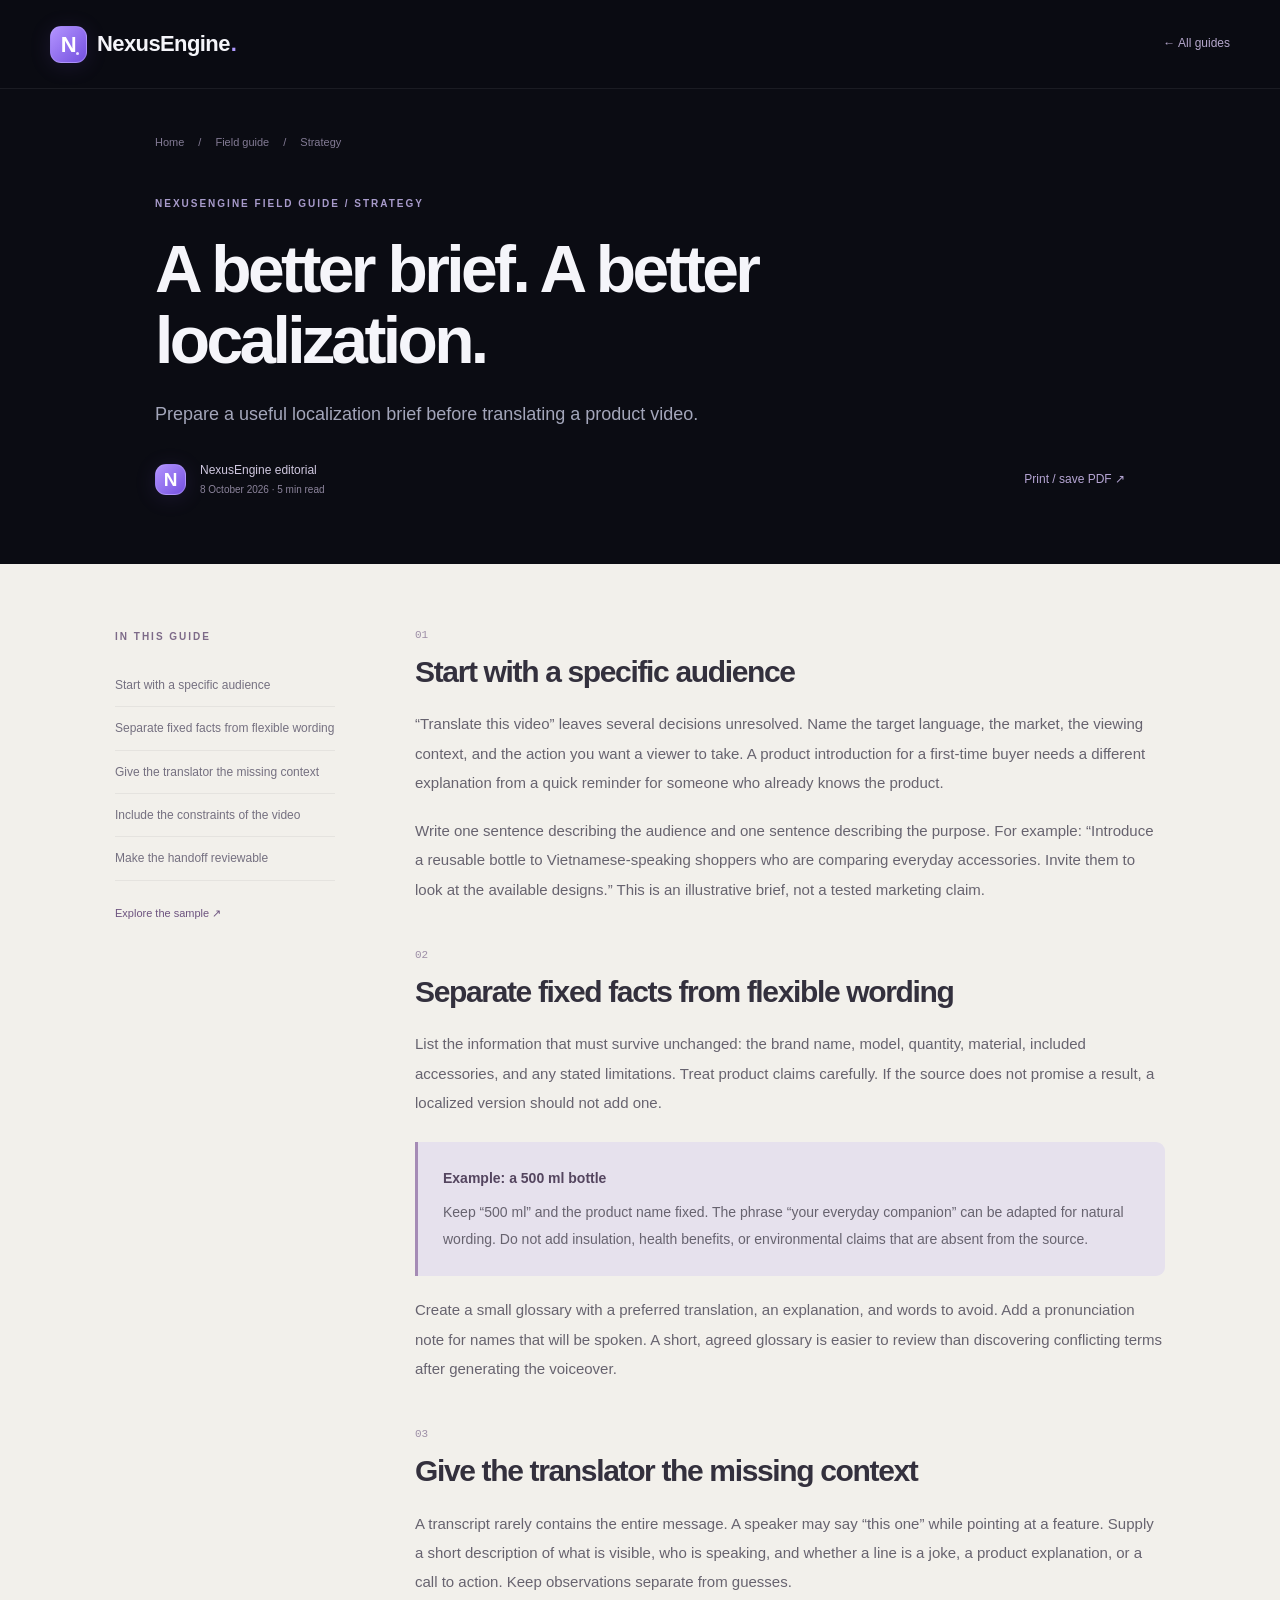
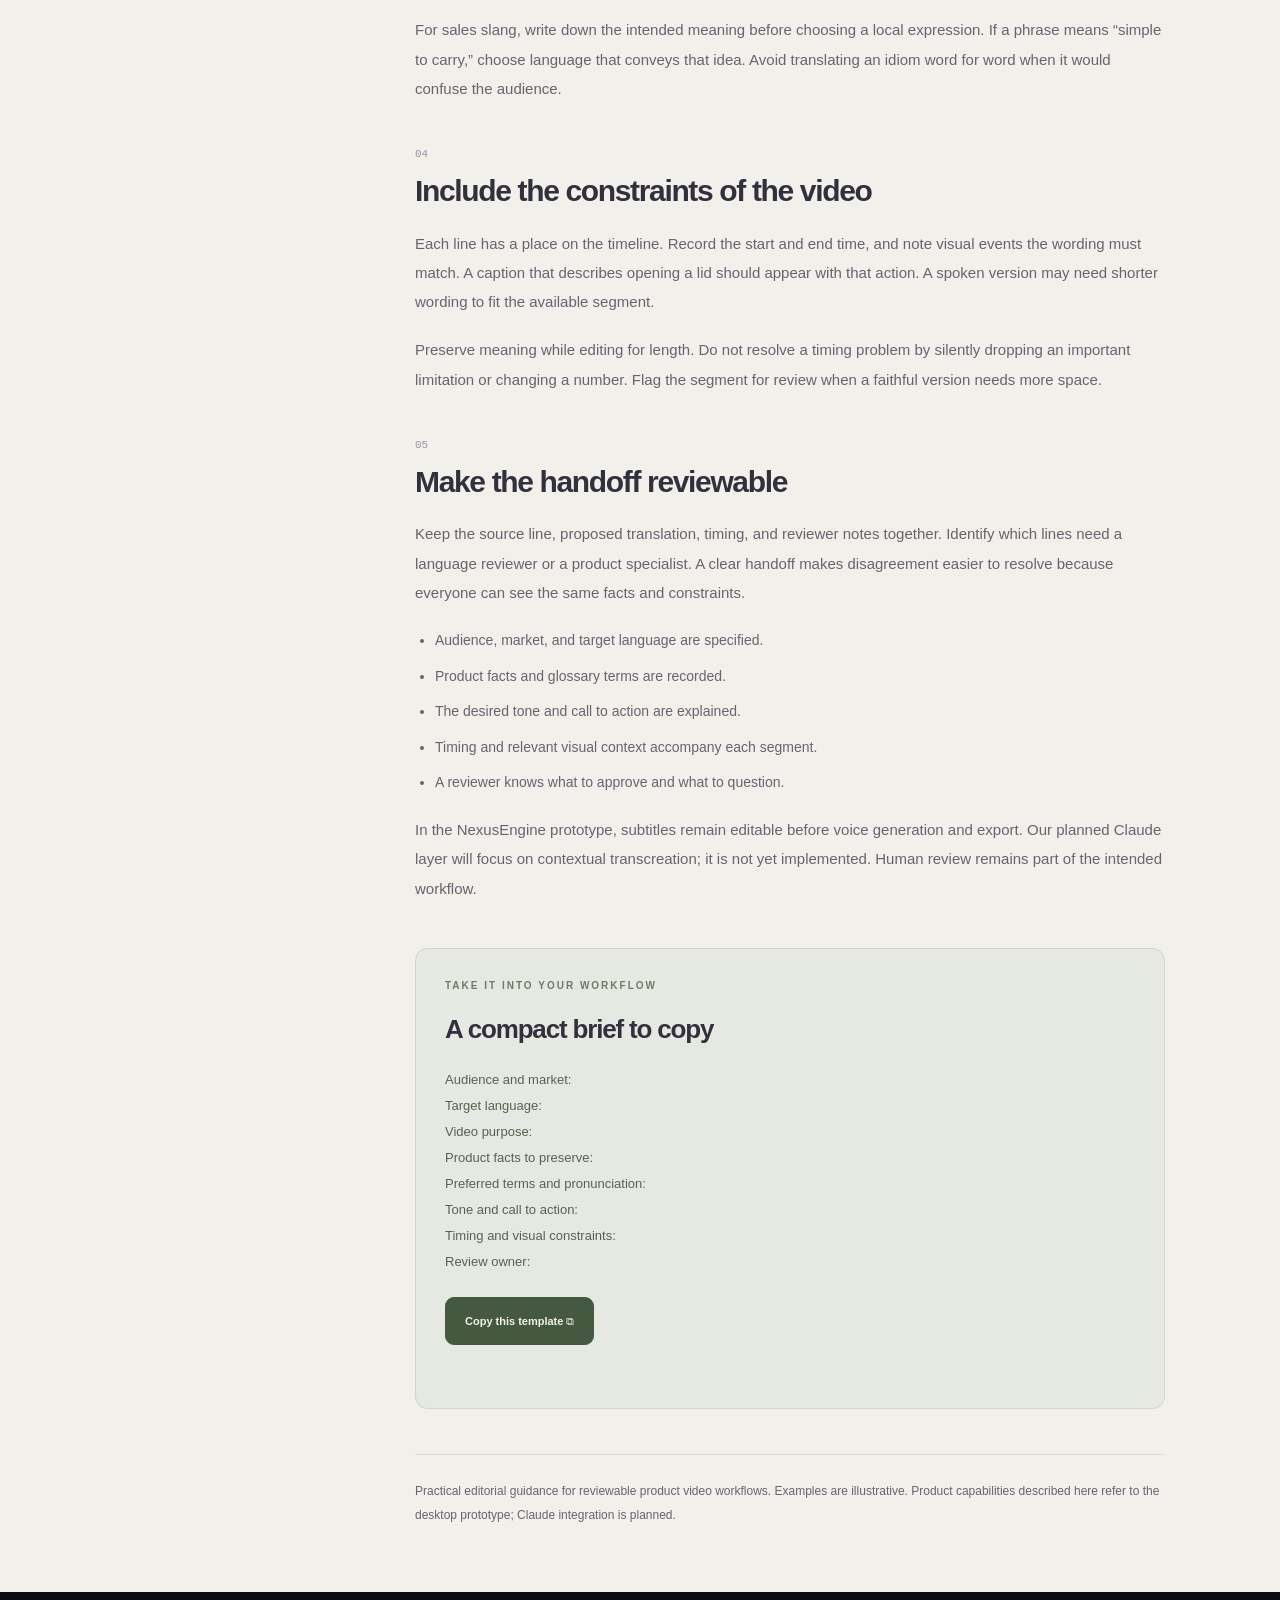
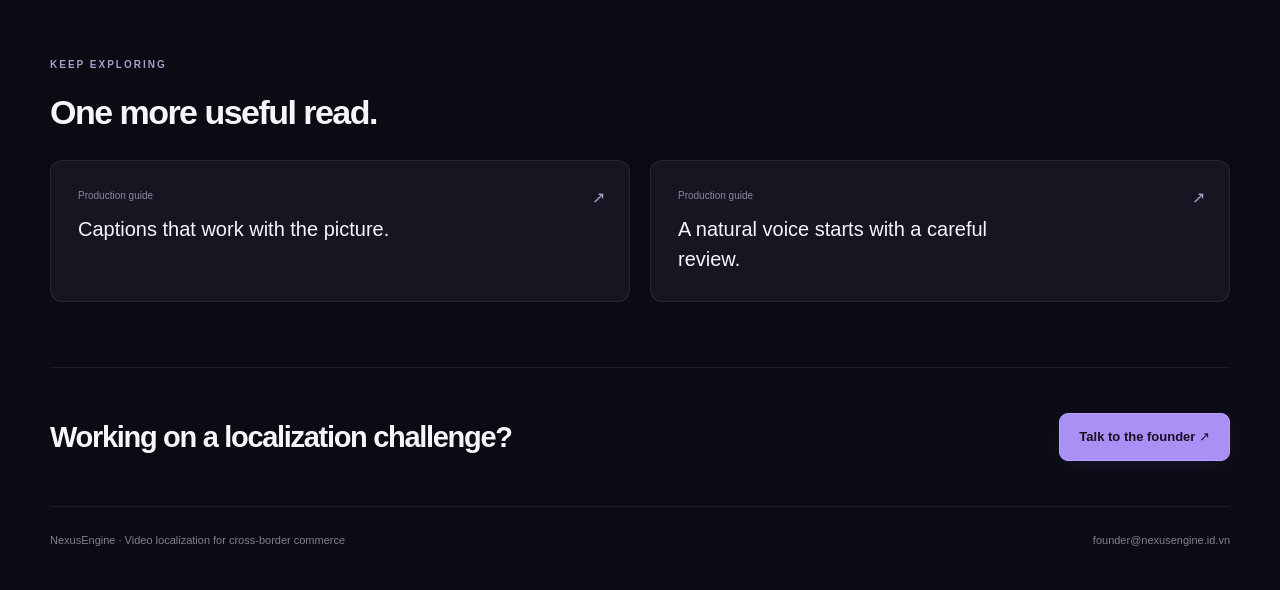
<file: guide-localization.html>
<!doctype html>
<html lang="en"><head><meta charset="utf-8"><meta name="viewport" content="width=device-width, initial-scale=1"><meta name="theme-color" content="#0b0c13"><title>A better brief. A better localization. — NexusEngine Field Guide</title><meta name="description" content="Prepare a useful localization brief before translating a product video."><link rel="canonical" href="https://nexusengine.id.vn/guide-localization.html"><meta property="og:title" content="A better brief. A better localization."><meta property="og:description" content="Prepare a useful localization brief before translating a product video."><meta property="og:image" content="https://nexusengine.id.vn/assets/social-preview.png"><meta name="twitter:card" content="summary_large_image"><link rel="icon" href="assets/favicon.svg"><link rel="stylesheet" href="style.css"><link rel="stylesheet" href="experience.css"><script src="experience.js" defer></script></head>
<body class="guide-page"><a class="skip-link" href="#main">Skip to content</a><header class="site-header"><div class="container nav-wrap"><a class="brand" href="index.html" aria-label="NexusEngine home"><span class="brand-mark" aria-hidden="true">N<span></span></span>NexusEngine<span class="brand-dot">.</span></a><a class="guide-back" href="index.html#learn">← All guides</a></div></header><main id="main"><div class="container article-hero"><div class="article-breadcrumb"><a href="index.html">Home</a><span>/</span><a href="index.html#learn">Field guide</a><span>/</span><span>Strategy</span></div><span class="kicker">NEXUSENGINE FIELD GUIDE / STRATEGY</span><h1>A better brief. A better localization.</h1><p>Prepare a useful localization brief before translating a product video.</p><div class="article-byline"><span class="brand-mark small" aria-hidden="true">N</span><span>NexusEngine editorial<br><small>8 October 2026 · 5 min read</small></span><button type="button" class="text-button print-guide">Print / save PDF ↗</button></div></div><div class="article-surface"><div class="container article-layout"><aside class="article-toc"><span class="kicker">IN THIS GUIDE</span><nav aria-label="Article contents"><a href="#start">Start with a specific audience</a><a href="#facts">Separate fixed facts from flexible wording</a><a href="#context">Give the translator the missing context</a><a href="#timing">Include the constraints of the video</a><a href="#handoff">Make the handoff reviewable</a></nav><a class="text-link" href="index.html#demo">Explore the sample ↗</a></aside><article class="article-body"><section id="start"><span class="article-section-number">01</span><h2>Start with a specific audience</h2><p>“Translate this video” leaves several decisions unresolved. Name the target language, the market, the viewing context, and the action you want a viewer to take. A product introduction for a first-time buyer needs a different explanation from a quick reminder for someone who already knows the product.</p><p>Write one sentence describing the audience and one sentence describing the purpose. For example: “Introduce a reusable bottle to Vietnamese-speaking shoppers who are comparing everyday accessories. Invite them to look at the available designs.” This is an illustrative brief, not a tested marketing claim.</p></section><section id="facts"><span class="article-section-number">02</span><h2>Separate fixed facts from flexible wording</h2><p>List the information that must survive unchanged: the brand name, model, quantity, material, included accessories, and any stated limitations. Treat product claims carefully. If the source does not promise a result, a localized version should not add one.</p><div class="article-callout"><strong>Example: a 500 ml bottle</strong><p>Keep “500 ml” and the product name fixed. The phrase “your everyday companion” can be adapted for natural wording. Do not add insulation, health benefits, or environmental claims that are absent from the source.</p></div><p>Create a small glossary with a preferred translation, an explanation, and words to avoid. Add a pronunciation note for names that will be spoken. A short, agreed glossary is easier to review than discovering conflicting terms after generating the voiceover.</p></section><section id="context"><span class="article-section-number">03</span><h2>Give the translator the missing context</h2><p>A transcript rarely contains the entire message. A speaker may say “this one” while pointing at a feature. Supply a short description of what is visible, who is speaking, and whether a line is a joke, a product explanation, or a call to action. Keep observations separate from guesses.</p><p>For sales slang, write down the intended meaning before choosing a local expression. If a phrase means “simple to carry,” choose language that conveys that idea. Avoid translating an idiom word for word when it would confuse the audience.</p></section><section id="timing"><span class="article-section-number">04</span><h2>Include the constraints of the video</h2><p>Each line has a place on the timeline. Record the start and end time, and note visual events the wording must match. A caption that describes opening a lid should appear with that action. A spoken version may need shorter wording to fit the available segment.</p><p>Preserve meaning while editing for length. Do not resolve a timing problem by silently dropping an important limitation or changing a number. Flag the segment for review when a faithful version needs more space.</p></section><section id="handoff"><span class="article-section-number">05</span><h2>Make the handoff reviewable</h2><p>Keep the source line, proposed translation, timing, and reviewer notes together. Identify which lines need a language reviewer or a product specialist. A clear handoff makes disagreement easier to resolve because everyone can see the same facts and constraints.</p><ul><li>Audience, market, and target language are specified.</li><li>Product facts and glossary terms are recorded.</li><li>The desired tone and call to action are explained.</li><li>Timing and relevant visual context accompany each segment.</li><li>A reviewer knows what to approve and what to question.</li></ul><p>In the NexusEngine prototype, subtitles remain editable before voice generation and export. Our planned Claude layer will focus on contextual transcreation; it is not yet implemented. Human review remains part of the intended workflow.</p></section><section class="article-tool"><span class="kicker">TAKE IT INTO YOUR WORKFLOW</span><h2>A compact brief to copy</h2><pre>Audience and market:
Target language:
Video purpose:
Product facts to preserve:
Preferred terms and pronunciation:
Tone and call to action:
Timing and visual constraints:
Review owner:</pre><button class="button button-primary copy-checklist" type="button">Copy this template ⧉</button><p class="checklist-status" role="status" aria-live="polite"></p></section><p class="article-note">Practical editorial guidance for reviewable product video workflows. Examples are illustrative. Product capabilities described here refer to the desktop prototype; Claude integration is planned.</p></article></div></div><section class="container related-guides"><span class="kicker">KEEP EXPLORING</span><h2>One more useful read.</h2><div><a href="guide-subtitles.html"><span>Production guide</span><strong>Captions that work with the picture.</strong><i aria-hidden="true">↗</i></a><a href="guide-voiceover.html"><span>Production guide</span><strong>A natural voice starts with a careful review.</strong><i aria-hidden="true">↗</i></a></div></section><section class="container article-contact"><h2>Working on a localization challenge?</h2><a class="button button-primary" href="mailto:founder@nexusengine.id.vn?subject=NexusEngine%20localization%20enquiry">Talk to the founder ↗</a></section></main><footer class="container guide-footer"><a href="index.html">NexusEngine · Video localization for cross-border commerce</a><a href="mailto:founder@nexusengine.id.vn">founder@nexusengine.id.vn</a></footer></body></html>
</file>
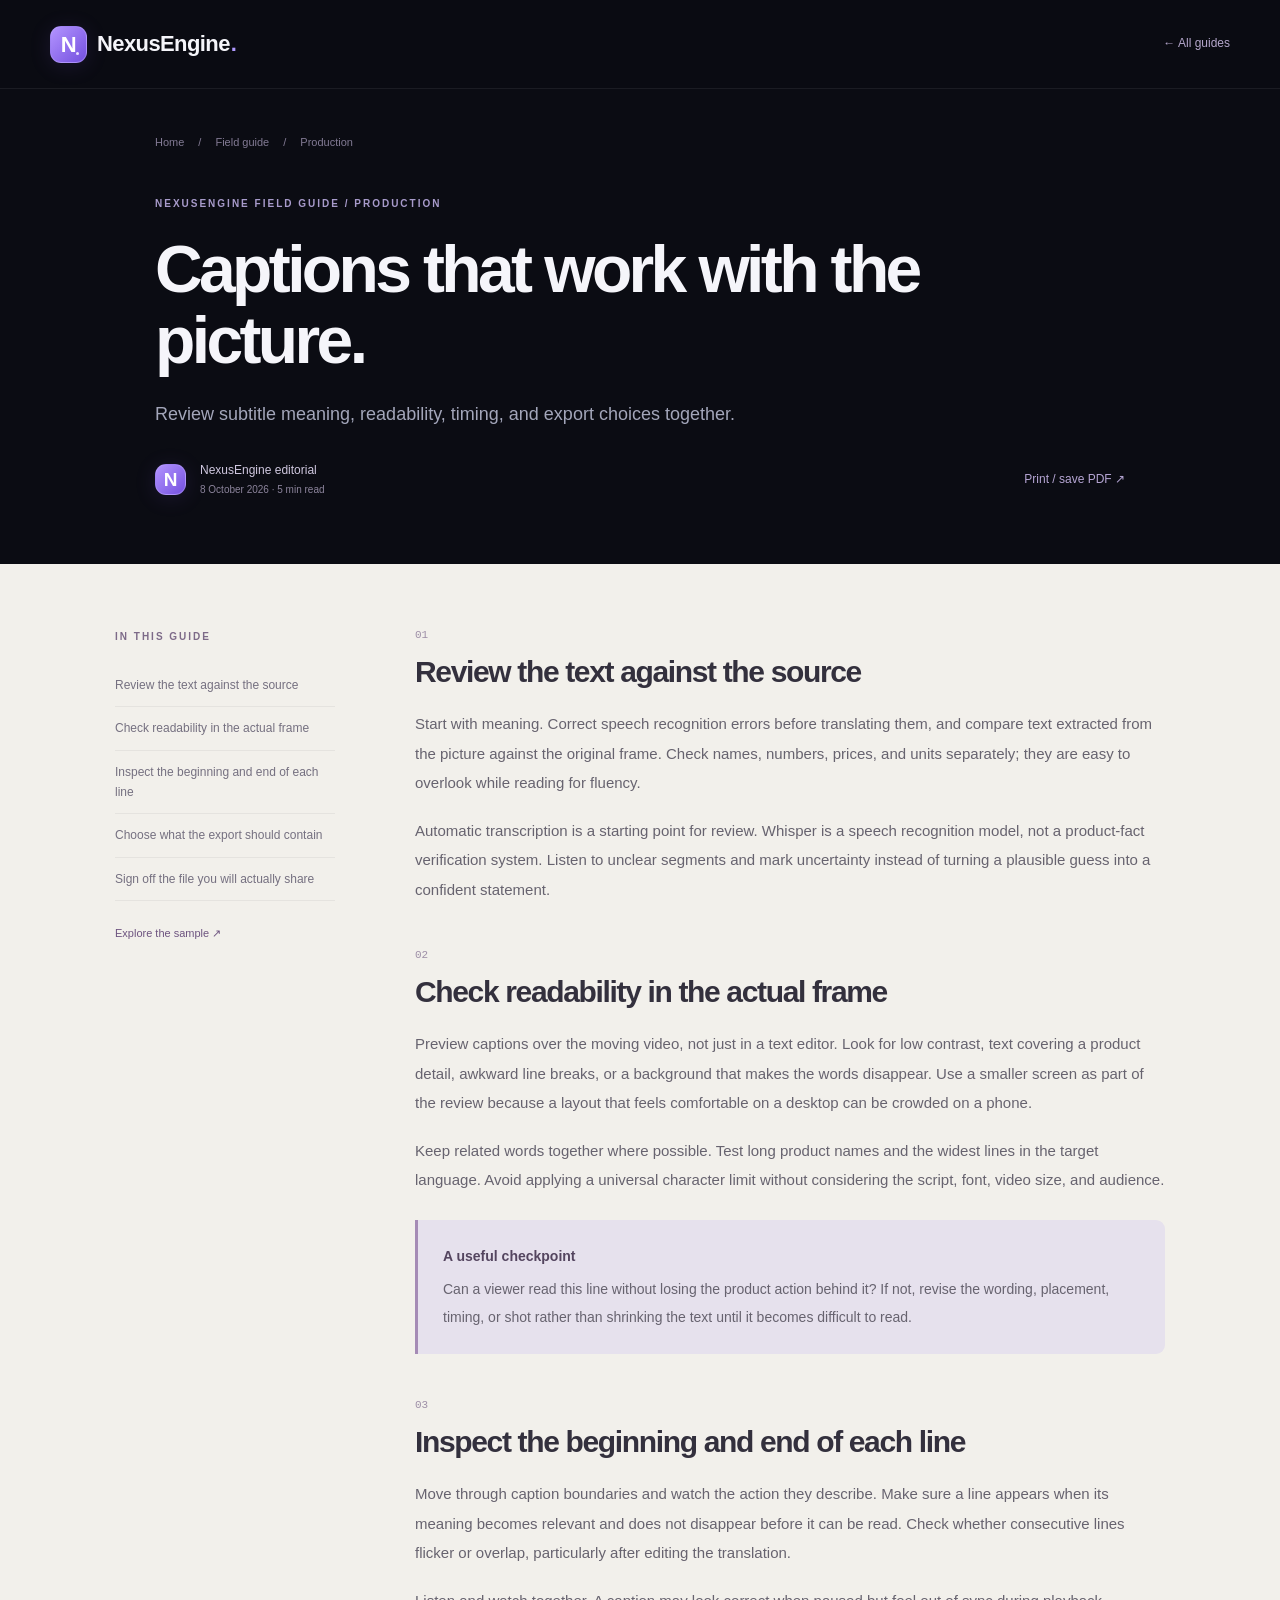
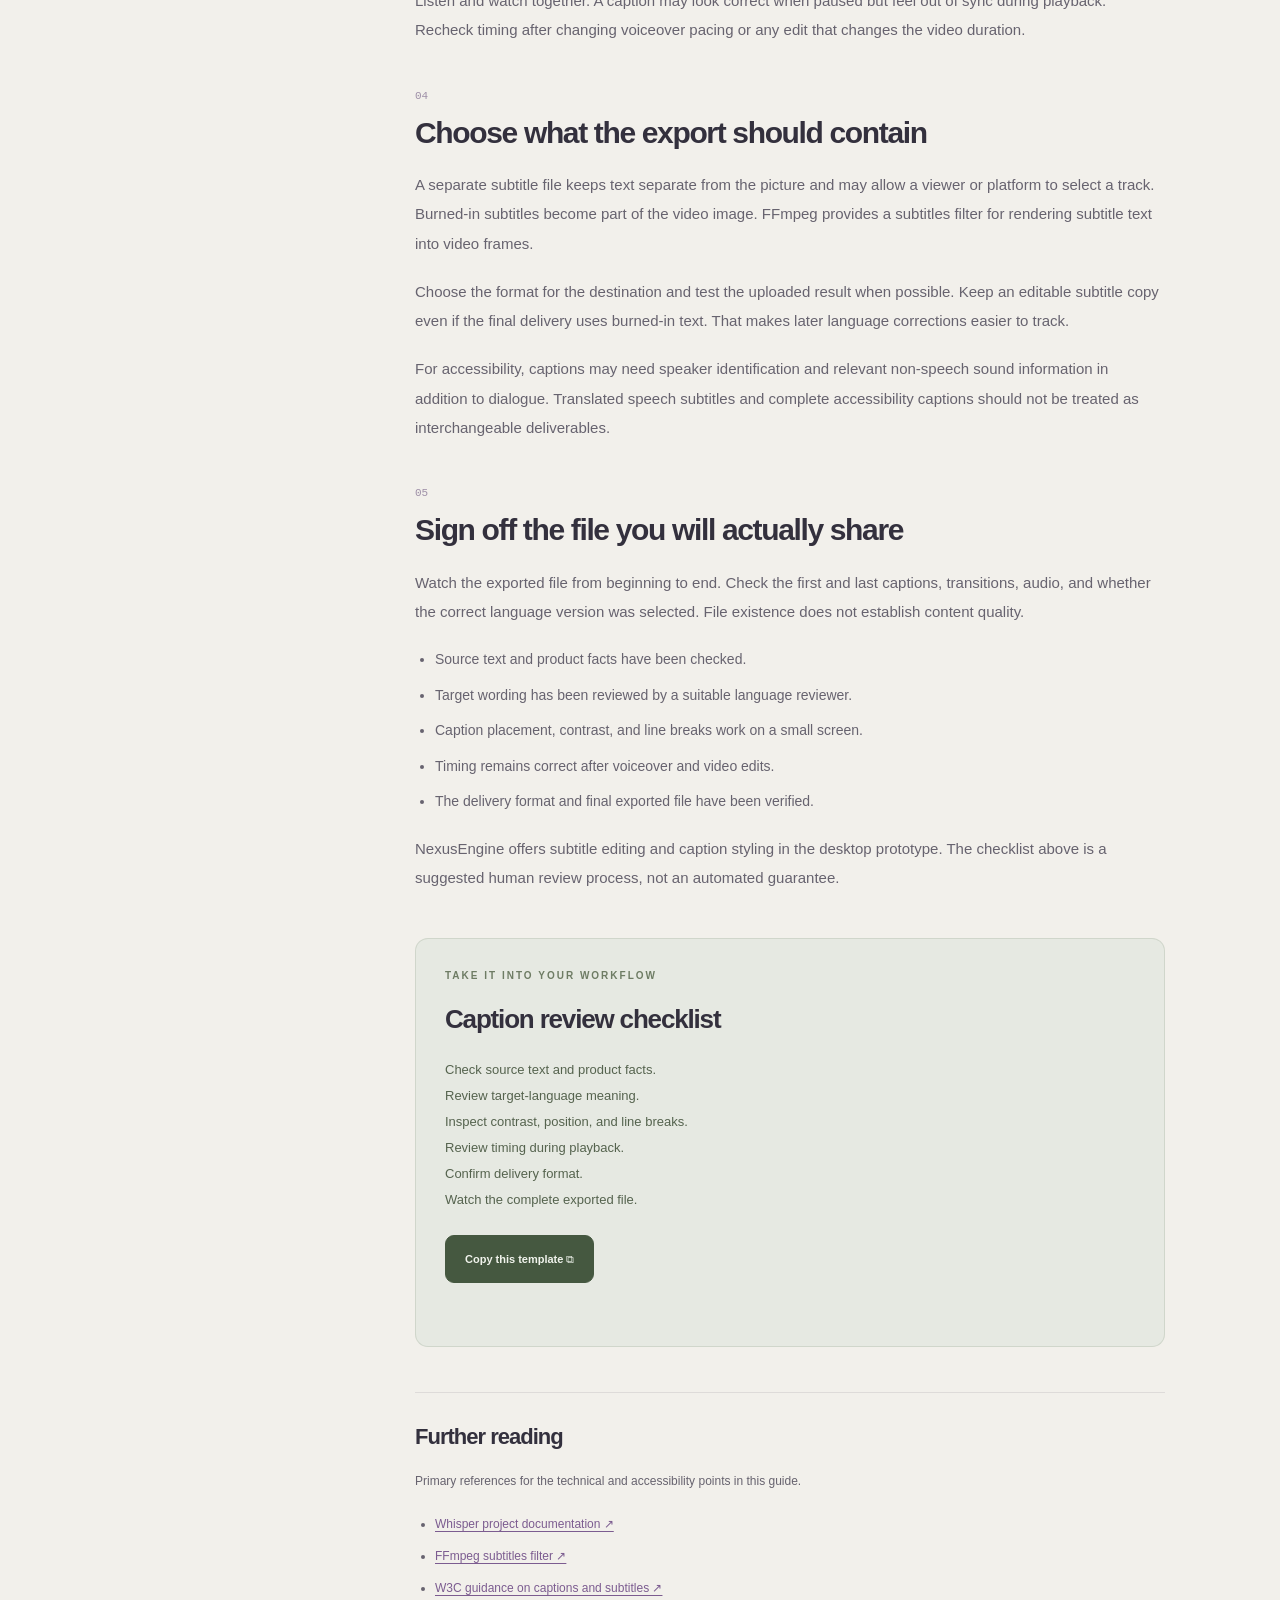
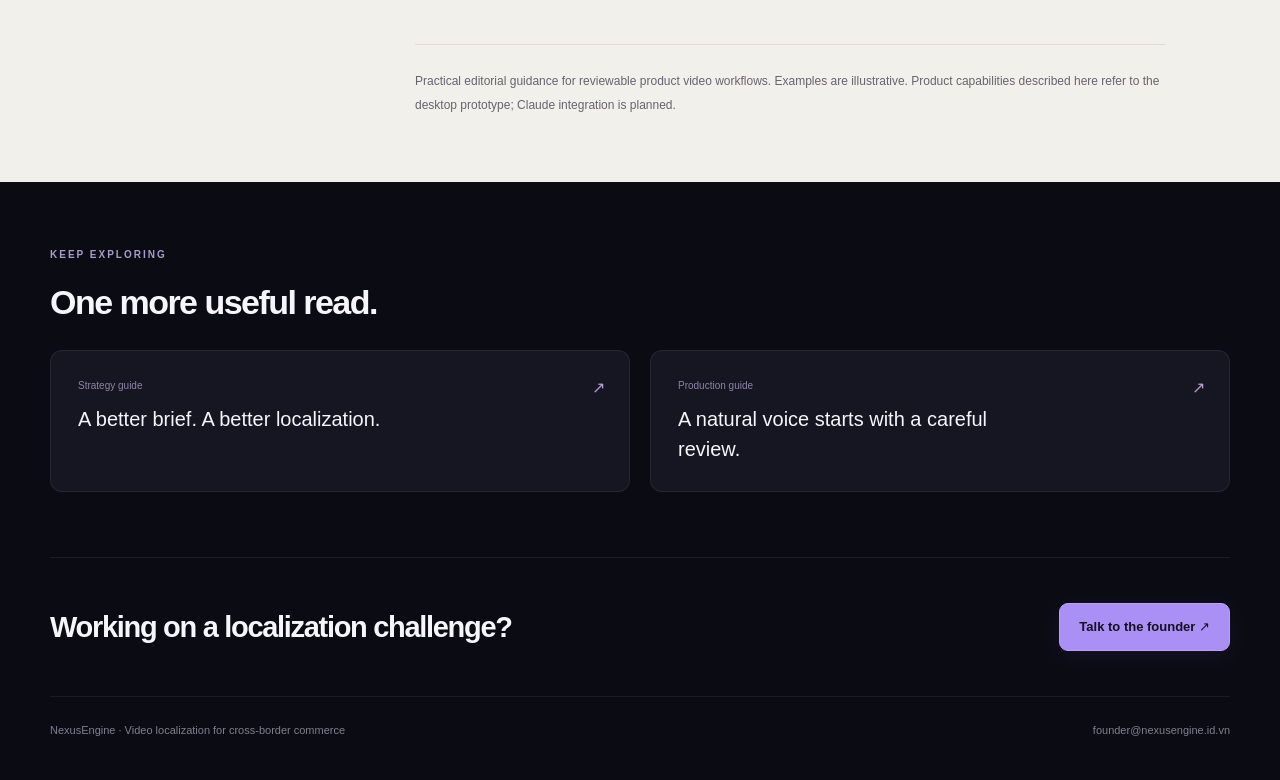
<file: guide-subtitles.html>
<!doctype html>
<html lang="en"><head><meta charset="utf-8"><meta name="viewport" content="width=device-width, initial-scale=1"><meta name="theme-color" content="#0b0c13"><title>Captions that work with the picture. — NexusEngine Field Guide</title><meta name="description" content="Review subtitle meaning, readability, timing, and export choices together."><link rel="canonical" href="https://nexusengine.id.vn/guide-subtitles.html"><meta property="og:title" content="Captions that work with the picture."><meta property="og:description" content="Review subtitle meaning, readability, timing, and export choices together."><meta property="og:image" content="https://nexusengine.id.vn/assets/social-preview.png"><meta name="twitter:card" content="summary_large_image"><link rel="icon" href="assets/favicon.svg"><link rel="stylesheet" href="style.css"><link rel="stylesheet" href="experience.css"><script src="experience.js" defer></script></head>
<body class="guide-page"><a class="skip-link" href="#main">Skip to content</a><header class="site-header"><div class="container nav-wrap"><a class="brand" href="index.html" aria-label="NexusEngine home"><span class="brand-mark" aria-hidden="true">N<span></span></span>NexusEngine<span class="brand-dot">.</span></a><a class="guide-back" href="index.html#learn">← All guides</a></div></header><main id="main"><div class="container article-hero"><div class="article-breadcrumb"><a href="index.html">Home</a><span>/</span><a href="index.html#learn">Field guide</a><span>/</span><span>Production</span></div><span class="kicker">NEXUSENGINE FIELD GUIDE / PRODUCTION</span><h1>Captions that work with the picture.</h1><p>Review subtitle meaning, readability, timing, and export choices together.</p><div class="article-byline"><span class="brand-mark small" aria-hidden="true">N</span><span>NexusEngine editorial<br><small>8 October 2026 · 5 min read</small></span><button type="button" class="text-button print-guide">Print / save PDF ↗</button></div></div><div class="article-surface"><div class="container article-layout"><aside class="article-toc"><span class="kicker">IN THIS GUIDE</span><nav aria-label="Article contents"><a href="#meaning">Review the text against the source</a><a href="#readability">Check readability in the actual frame</a><a href="#timing">Inspect the beginning and end of each line</a><a href="#formats">Choose what the export should contain</a><a href="#signoff">Sign off the file you will actually share</a></nav><a class="text-link" href="index.html#demo">Explore the sample ↗</a></aside><article class="article-body"><section id="meaning"><span class="article-section-number">01</span><h2>Review the text against the source</h2><p>Start with meaning. Correct speech recognition errors before translating them, and compare text extracted from the picture against the original frame. Check names, numbers, prices, and units separately; they are easy to overlook while reading for fluency.</p><p>Automatic transcription is a starting point for review. Whisper is a speech recognition model, not a product-fact verification system. Listen to unclear segments and mark uncertainty instead of turning a plausible guess into a confident statement.</p></section><section id="readability"><span class="article-section-number">02</span><h2>Check readability in the actual frame</h2><p>Preview captions over the moving video, not just in a text editor. Look for low contrast, text covering a product detail, awkward line breaks, or a background that makes the words disappear. Use a smaller screen as part of the review because a layout that feels comfortable on a desktop can be crowded on a phone.</p><p>Keep related words together where possible. Test long product names and the widest lines in the target language. Avoid applying a universal character limit without considering the script, font, video size, and audience.</p><div class="article-callout"><strong>A useful checkpoint</strong><p>Can a viewer read this line without losing the product action behind it? If not, revise the wording, placement, timing, or shot rather than shrinking the text until it becomes difficult to read.</p></div></section><section id="timing"><span class="article-section-number">03</span><h2>Inspect the beginning and end of each line</h2><p>Move through caption boundaries and watch the action they describe. Make sure a line appears when its meaning becomes relevant and does not disappear before it can be read. Check whether consecutive lines flicker or overlap, particularly after editing the translation.</p><p>Listen and watch together. A caption may look correct when paused but feel out of sync during playback. Recheck timing after changing voiceover pacing or any edit that changes the video duration.</p></section><section id="formats"><span class="article-section-number">04</span><h2>Choose what the export should contain</h2><p>A separate subtitle file keeps text separate from the picture and may allow a viewer or platform to select a track. Burned-in subtitles become part of the video image. FFmpeg provides a subtitles filter for rendering subtitle text into video frames.</p><p>Choose the format for the destination and test the uploaded result when possible. Keep an editable subtitle copy even if the final delivery uses burned-in text. That makes later language corrections easier to track.</p><p>For accessibility, captions may need speaker identification and relevant non-speech sound information in addition to dialogue. Translated speech subtitles and complete accessibility captions should not be treated as interchangeable deliverables.</p></section><section id="signoff"><span class="article-section-number">05</span><h2>Sign off the file you will actually share</h2><p>Watch the exported file from beginning to end. Check the first and last captions, transitions, audio, and whether the correct language version was selected. File existence does not establish content quality.</p><ul><li>Source text and product facts have been checked.</li><li>Target wording has been reviewed by a suitable language reviewer.</li><li>Caption placement, contrast, and line breaks work on a small screen.</li><li>Timing remains correct after voiceover and video edits.</li><li>The delivery format and final exported file have been verified.</li></ul><p>NexusEngine offers subtitle editing and caption styling in the desktop prototype. The checklist above is a suggested human review process, not an automated guarantee.</p></section><section class="article-tool"><span class="kicker">TAKE IT INTO YOUR WORKFLOW</span><h2>Caption review checklist</h2><pre>Check source text and product facts.
Review target-language meaning.
Inspect contrast, position, and line breaks.
Review timing during playback.
Confirm delivery format.
Watch the complete exported file.</pre><button class="button button-primary copy-checklist" type="button">Copy this template ⧉</button><p class="checklist-status" role="status" aria-live="polite"></p></section><section class="article-sources"><h2>Further reading</h2><p>Primary references for the technical and accessibility points in this guide.</p><ul><li><a href="https://github.com/openai/whisper">Whisper project documentation ↗</a></li><li><a href="https://ffmpeg.org/ffmpeg-filters.html#subtitles">FFmpeg subtitles filter ↗</a></li><li><a href="https://www.w3.org/WAI/media/av/captions/">W3C guidance on captions and subtitles ↗</a></li></ul></section><p class="article-note">Practical editorial guidance for reviewable product video workflows. Examples are illustrative. Product capabilities described here refer to the desktop prototype; Claude integration is planned.</p></article></div></div><section class="container related-guides"><span class="kicker">KEEP EXPLORING</span><h2>One more useful read.</h2><div><a href="guide-localization.html"><span>Strategy guide</span><strong>A better brief. A better localization.</strong><i aria-hidden="true">↗</i></a><a href="guide-voiceover.html"><span>Production guide</span><strong>A natural voice starts with a careful review.</strong><i aria-hidden="true">↗</i></a></div></section><section class="container article-contact"><h2>Working on a localization challenge?</h2><a class="button button-primary" href="mailto:founder@nexusengine.id.vn?subject=NexusEngine%20localization%20enquiry">Talk to the founder ↗</a></section></main><footer class="container guide-footer"><a href="index.html">NexusEngine · Video localization for cross-border commerce</a><a href="mailto:founder@nexusengine.id.vn">founder@nexusengine.id.vn</a></footer></body></html>
</file>
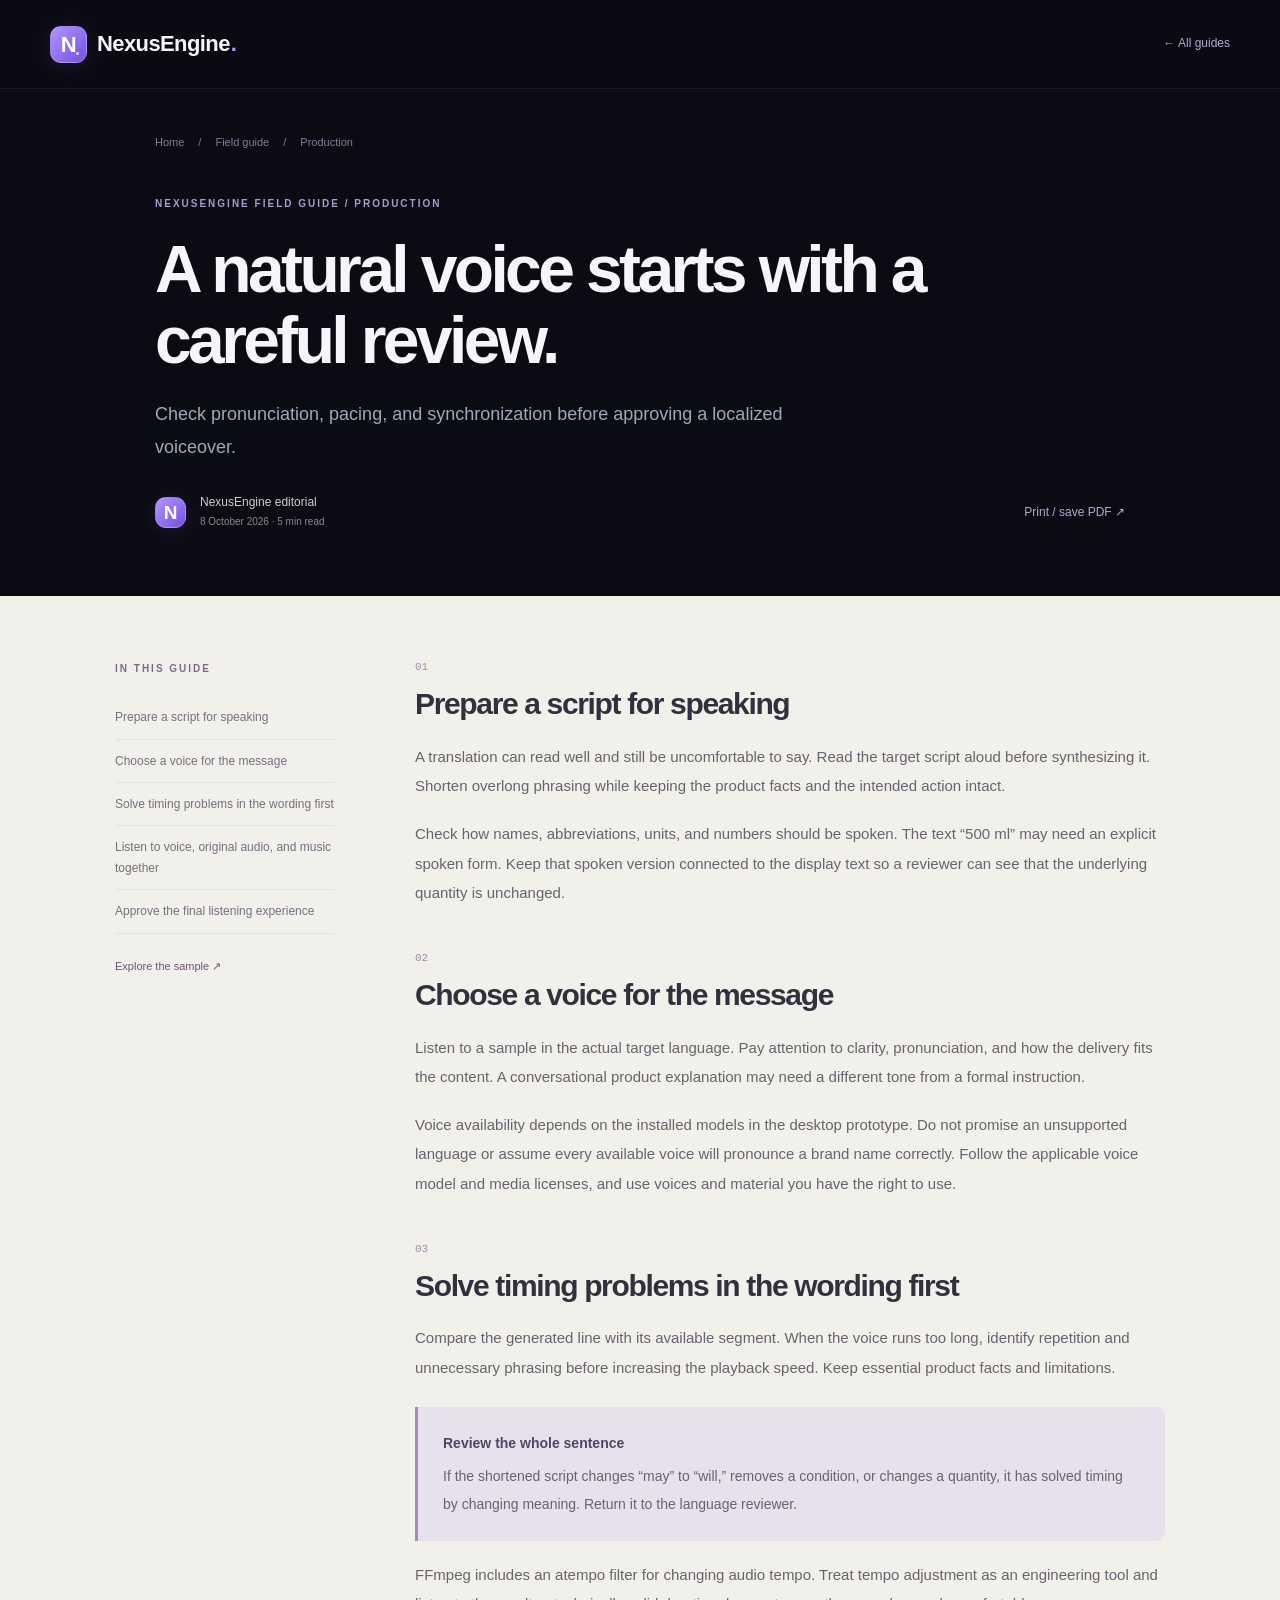
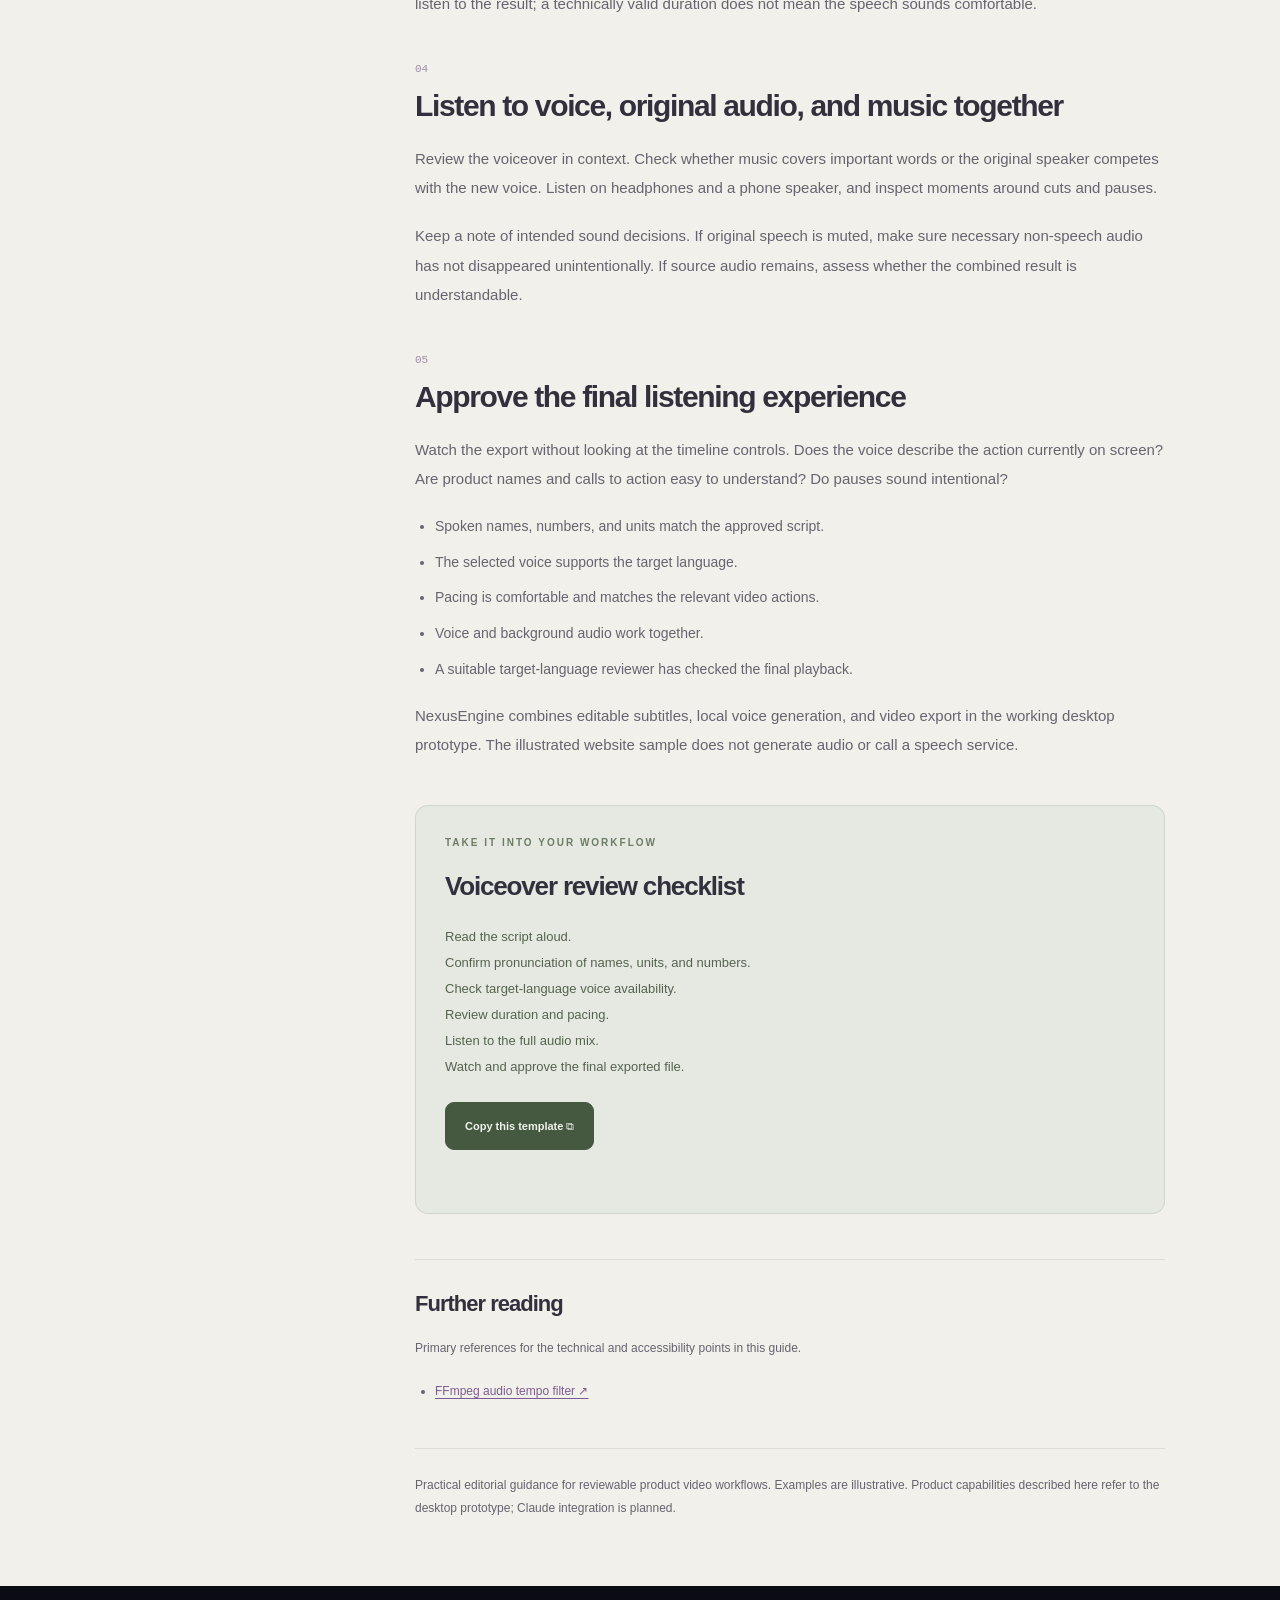
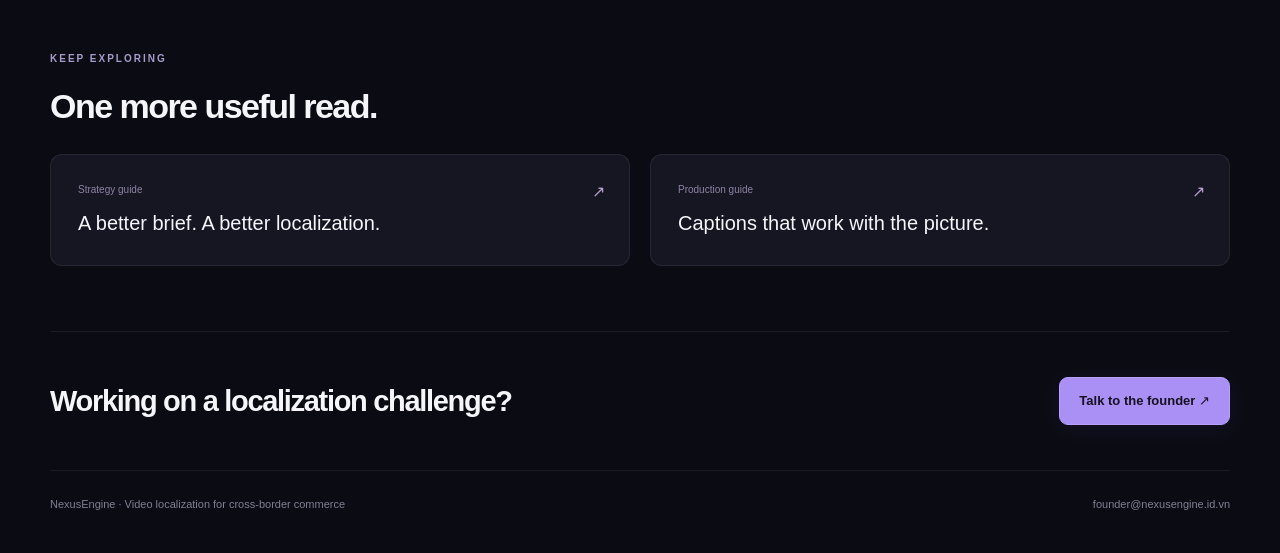
<file: guide-voiceover.html>
<!doctype html>
<html lang="en"><head><meta charset="utf-8"><meta name="viewport" content="width=device-width, initial-scale=1"><meta name="theme-color" content="#0b0c13"><title>A natural voice starts with a careful review. — NexusEngine Field Guide</title><meta name="description" content="Check pronunciation, pacing, and synchronization before approving a localized voiceover."><link rel="canonical" href="https://nexusengine.id.vn/guide-voiceover.html"><meta property="og:title" content="A natural voice starts with a careful review."><meta property="og:description" content="Check pronunciation, pacing, and synchronization before approving a localized voiceover."><meta property="og:image" content="https://nexusengine.id.vn/assets/social-preview.png"><meta name="twitter:card" content="summary_large_image"><link rel="icon" href="assets/favicon.svg"><link rel="stylesheet" href="style.css"><link rel="stylesheet" href="experience.css"><script src="experience.js" defer></script></head>
<body class="guide-page"><a class="skip-link" href="#main">Skip to content</a><header class="site-header"><div class="container nav-wrap"><a class="brand" href="index.html" aria-label="NexusEngine home"><span class="brand-mark" aria-hidden="true">N<span></span></span>NexusEngine<span class="brand-dot">.</span></a><a class="guide-back" href="index.html#learn">← All guides</a></div></header><main id="main"><div class="container article-hero"><div class="article-breadcrumb"><a href="index.html">Home</a><span>/</span><a href="index.html#learn">Field guide</a><span>/</span><span>Production</span></div><span class="kicker">NEXUSENGINE FIELD GUIDE / PRODUCTION</span><h1>A natural voice starts with a careful review.</h1><p>Check pronunciation, pacing, and synchronization before approving a localized voiceover.</p><div class="article-byline"><span class="brand-mark small" aria-hidden="true">N</span><span>NexusEngine editorial<br><small>8 October 2026 · 5 min read</small></span><button type="button" class="text-button print-guide">Print / save PDF ↗</button></div></div><div class="article-surface"><div class="container article-layout"><aside class="article-toc"><span class="kicker">IN THIS GUIDE</span><nav aria-label="Article contents"><a href="#script">Prepare a script for speaking</a><a href="#voice">Choose a voice for the message</a><a href="#pace">Solve timing problems in the wording first</a><a href="#mix">Listen to voice, original audio, and music together</a><a href="#final">Approve the final listening experience</a></nav><a class="text-link" href="index.html#demo">Explore the sample ↗</a></aside><article class="article-body"><section id="script"><span class="article-section-number">01</span><h2>Prepare a script for speaking</h2><p>A translation can read well and still be uncomfortable to say. Read the target script aloud before synthesizing it. Shorten overlong phrasing while keeping the product facts and the intended action intact.</p><p>Check how names, abbreviations, units, and numbers should be spoken. The text “500 ml” may need an explicit spoken form. Keep that spoken version connected to the display text so a reviewer can see that the underlying quantity is unchanged.</p></section><section id="voice"><span class="article-section-number">02</span><h2>Choose a voice for the message</h2><p>Listen to a sample in the actual target language. Pay attention to clarity, pronunciation, and how the delivery fits the content. A conversational product explanation may need a different tone from a formal instruction.</p><p>Voice availability depends on the installed models in the desktop prototype. Do not promise an unsupported language or assume every available voice will pronounce a brand name correctly. Follow the applicable voice model and media licenses, and use voices and material you have the right to use.</p></section><section id="pace"><span class="article-section-number">03</span><h2>Solve timing problems in the wording first</h2><p>Compare the generated line with its available segment. When the voice runs too long, identify repetition and unnecessary phrasing before increasing the playback speed. Keep essential product facts and limitations.</p><div class="article-callout"><strong>Review the whole sentence</strong><p>If the shortened script changes “may” to “will,” removes a condition, or changes a quantity, it has solved timing by changing meaning. Return it to the language reviewer.</p></div><p>FFmpeg includes an atempo filter for changing audio tempo. Treat tempo adjustment as an engineering tool and listen to the result; a technically valid duration does not mean the speech sounds comfortable.</p></section><section id="mix"><span class="article-section-number">04</span><h2>Listen to voice, original audio, and music together</h2><p>Review the voiceover in context. Check whether music covers important words or the original speaker competes with the new voice. Listen on headphones and a phone speaker, and inspect moments around cuts and pauses.</p><p>Keep a note of intended sound decisions. If original speech is muted, make sure necessary non-speech audio has not disappeared unintentionally. If source audio remains, assess whether the combined result is understandable.</p></section><section id="final"><span class="article-section-number">05</span><h2>Approve the final listening experience</h2><p>Watch the export without looking at the timeline controls. Does the voice describe the action currently on screen? Are product names and calls to action easy to understand? Do pauses sound intentional?</p><ul><li>Spoken names, numbers, and units match the approved script.</li><li>The selected voice supports the target language.</li><li>Pacing is comfortable and matches the relevant video actions.</li><li>Voice and background audio work together.</li><li>A suitable target-language reviewer has checked the final playback.</li></ul><p>NexusEngine combines editable subtitles, local voice generation, and video export in the working desktop prototype. The illustrated website sample does not generate audio or call a speech service.</p></section><section class="article-tool"><span class="kicker">TAKE IT INTO YOUR WORKFLOW</span><h2>Voiceover review checklist</h2><pre>Read the script aloud.
Confirm pronunciation of names, units, and numbers.
Check target-language voice availability.
Review duration and pacing.
Listen to the full audio mix.
Watch and approve the final exported file.</pre><button class="button button-primary copy-checklist" type="button">Copy this template ⧉</button><p class="checklist-status" role="status" aria-live="polite"></p></section><section class="article-sources"><h2>Further reading</h2><p>Primary references for the technical and accessibility points in this guide.</p><ul><li><a href="https://ffmpeg.org/ffmpeg-filters.html#atempo">FFmpeg audio tempo filter ↗</a></li></ul></section><p class="article-note">Practical editorial guidance for reviewable product video workflows. Examples are illustrative. Product capabilities described here refer to the desktop prototype; Claude integration is planned.</p></article></div></div><section class="container related-guides"><span class="kicker">KEEP EXPLORING</span><h2>One more useful read.</h2><div><a href="guide-localization.html"><span>Strategy guide</span><strong>A better brief. A better localization.</strong><i aria-hidden="true">↗</i></a><a href="guide-subtitles.html"><span>Production guide</span><strong>Captions that work with the picture.</strong><i aria-hidden="true">↗</i></a></div></section><section class="container article-contact"><h2>Working on a localization challenge?</h2><a class="button button-primary" href="mailto:founder@nexusengine.id.vn?subject=NexusEngine%20localization%20enquiry">Talk to the founder ↗</a></section></main><footer class="container guide-footer"><a href="index.html">NexusEngine · Video localization for cross-border commerce</a><a href="mailto:founder@nexusengine.id.vn">founder@nexusengine.id.vn</a></footer></body></html>
</file>
<file: style.css>
@charset "UTF-8";
:root{color-scheme:dark;--bg:#0b0c13;--surface:#12141e;--text:#f5f5fa;--muted:#a3a6ba;--subtle:#6e738d;--line:#ffffff12;--purple:#b09aff;--accent:#8864f8;--green:#85d6b2;--radius:20px;font-family:Inter,"Segoe UI",Arial,sans-serif;font-synthesis:none}
*{box-sizing:border-box}html{scroll-behavior:smooth;scroll-padding-top:100px}body{margin:0;background:var(--bg);color:var(--text);font-size:16px;line-height:1.6}a{color:inherit;text-decoration:none}button{font:inherit;color:inherit;cursor:pointer}button,a{-webkit-tap-highlight-color:transparent}button:focus-visible,a:focus-visible,summary:focus-visible,[tabindex]:focus-visible{outline:3px solid var(--purple);outline-offset:5px}::selection{background:#7651d9;color:white}h1,h2,h3,p{margin:0}h1,h2,h3{line-height:1.12;letter-spacing:-.045em}p{color:var(--muted)}.container{width:min(1180px,calc(100% - 80px));margin-inline:auto}.skip-link{position:fixed;top:-100px;left:20px;background:var(--purple);color:#111;padding:12px 20px;z-index:100}.skip-link:focus{top:12px}.site-header{border-bottom:1px solid var(--line);background:#0b0c13eb;position:sticky;top:0;z-index:20;backdrop-filter:blur(18px)}.nav-wrap{display:flex;align-items:center;justify-content:space-between;min-height:88px}.brand{display:inline-flex;align-items:center;font-weight:700;font-size:22px;letter-spacing:-.6px;gap:10px}.brand-dot{color:var(--purple);margin-left:-9px}.brand-mark{display:inline-grid;place-items:center;position:relative;width:37px;height:37px;border:1px solid #bea9ff6b;border-radius:11px;background:linear-gradient(135deg,#b394ff,#7450df);color:white;font-size:22px;font-weight:650;box-shadow:0 3px 22px #8f65ec21}.brand-mark span{position:absolute;bottom:7px;right:7px;width:3px;height:3px;background:#e8ddff;border-radius:50%}.brand-mark.small{width:31px;height:31px;font-size:19px}nav{display:flex;gap:32px;align-items:center}nav>a{font-size:13px;font-weight:500;color:#bfc1d0;transition:color .18s}nav>a:hover{color:#fff}.nav-contact{padding:10px 15px;border:1px solid #ffffff20;border-radius:8px;color:#e9e7f4;display:flex;gap:18px}.menu-toggle{display:none}.hero{display:grid;grid-template-columns:1.06fr 1fr;gap:55px;align-items:center;padding-block:90px 105px;min-height:680px}.eyebrow-pill{display:inline-flex;align-items:center;gap:9px;color:#ddd9ef;font-size:11px;letter-spacing:.02em;padding:7px 12px;border:1px solid #c1aeff23;background:#a991ff09;border-radius:100px}.status-dot{width:6px;height:6px;border-radius:50%;background:var(--green);box-shadow:0 0 10px #85d6b225}.pill-arrow{margin-left:14px;color:#b6a4e5}h1{font-size:clamp(48px,5.2vw,72px);font-weight:650;line-height:1.08;margin-block:27px 24px;letter-spacing:-.055em}.gradient-text{background:linear-gradient(100deg,#b3a0ff,#d9b7ec);background-clip:text;-webkit-background-clip:text;color:transparent}.hero-description{font-size:17px;line-height:1.8;max-width:455px}.hero-actions{display:flex;gap:12px;flex-wrap:wrap;margin-top:30px}.button{display:inline-flex;justify-content:center;align-items:center;gap:19px;border-radius:9px;padding:13px 19px;font-size:13px;line-height:1.5;font-weight:600;transition:transform .18s,background .18s,border-color .18s;min-height:48px}.button:hover{transform:translateY(-2px)}.button-primary{background:#aa90f5;color:#171021;box-shadow:0 5px 25px #9267fd15;border:1px solid #b8a0ff}.button-primary:hover{background:#c0a9ff}.button-secondary{border:1px solid #ffffff1c;background:#ffffff03}.button-secondary:hover{border-color:#a28be15c;background:#a28be10b}.hero-note{position:relative;font-size:11px;line-height:1.8;margin-top:23px;padding-left:20px;color:#8d90a6}.hero-note>span{position:absolute;left:0;color:#b29add;font-size:13px}.hero-visual{position:relative;min-width:0;padding-top:8px}.visual-halo{position:absolute;inset:-75px -40px;background:radial-gradient(ellipse,#7458b72d,transparent 67%);pointer-events:none}.workspace-card{position:relative;background:#151720;border:1px solid #b8a5e82a;border-radius:15px;box-shadow:0 28px 80px #0006;transform:perspective(1400px) rotateY(-4deg) rotateX(2deg);overflow:hidden}.workspace-top{height:43px;display:flex;align-items:center;gap:14px;padding:0 15px;color:#878ca4;font-size:8px;letter-spacing:1px;border-bottom:1px solid #ffffff08}.window-dots{display:flex;gap:4px}.window-dots i{width:5px;height:5px;background:#646278;border-radius:50%}.illustration-label{margin-left:auto;letter-spacing:0;color:#baa8dd;font-size:9px}.video-scene{height:268px;position:relative;overflow:hidden;background:radial-gradient(ellipse at 55% 32%,#334b46,#233830 48%,#182a25);margin:12px 12px 0;border:1px solid #8dad9b14;border-radius:7px}.scene-grid{position:absolute;inset:0;background-image:linear-gradient(#ffffff03 1px,transparent 1px),linear-gradient(90deg,#ffffff03 1px,transparent 1px);background-size:40px 40px}.scene-category{position:absolute;left:20px;top:20px;color:#c1d2c4;font-size:8px;letter-spacing:2px}.scene-count{position:absolute;right:16px;top:21px;font-size:7px;color:#7b9789;letter-spacing:.8px}.scene-orbit{position:absolute;border:1px solid #a1c4ac19;border-radius:50%;width:240px;height:240px;left:calc(50% - 120px);top:22px;transform:rotate(-20deg)}.orbit-two{width:300px;height:160px;left:calc(50% - 150px);top:60px;transform:rotate(-32deg)}.bottle{position:absolute;left:calc(50% - 39px);top:41px;width:78px;height:162px;transform:rotate(-10deg)}.bottle-cap{width:41px;height:28px;margin:auto;border-radius:8px 8px 1px 1px;background:linear-gradient(90deg,#29332e,#56675b 30%,#37483c 70%,#19271e);border:1px solid #94ab8940;position:relative;z-index:2}.bottle-cap:before{content:"";position:absolute;width:21px;height:5px;top:-5px;left:8px;border:2px solid #778770;border-bottom:0;border-radius:4px 4px 0 0}.bottle-body{height:139px;border-radius:20px 20px 14px 14px;background:linear-gradient(90deg,#879875,#bbc6a3 30%,#a5b58e 70%,#718663);box-shadow:inset -4px 0 12px #273a291f,5px 8px 8px #09160d45;position:relative;overflow:hidden}.bottle-highlight{position:absolute;width:8px;top:10px;bottom:15px;left:14px;border-radius:30px;background:#fff2;filter:blur(3px)}.bottle-wordmark{position:absolute;top:42px;left:24px;font-size:16px;font-weight:600;color:#36492e;letter-spacing:-1px}.bottle-detail{position:absolute;bottom:24px;left:15px;font-size:5px;color:#455c3b;text-align:center;line-height:1.8;letter-spacing:.8px}.bottle-shadow{position:absolute;left:calc(50% - 55px);top:195px;width:130px;height:13px;border-radius:50%;background:#09160f7a;filter:blur(7px)}.scene-caption{position:absolute;bottom:20px;left:50%;transform:translateX(-50%);white-space:nowrap;background:#0a1714b8;border-radius:4px;padding:5px 10px;font-size:12px;font-weight:500;color:#e9eee5}.scene-time{position:absolute;right:11px;bottom:7px;font-size:7px;color:#89a596}.workspace-bottom{display:flex;align-items:center;justify-content:space-between;padding:17px 19px 10px}.locale-label{display:flex;align-items:center;gap:10px}.locale-icon{width:28px;height:28px;display:grid;place-items:center;background:#9e7bff16;border-radius:8px;color:#c7b3ff}.locale-label small{display:block;font-size:7px;letter-spacing:1.1px;color:#757b93}.locale-label strong{font-size:11px;font-weight:500;color:#cbd0dc}.caption-icon{font-size:10px;border:1px solid #62677d77;border-radius:3px;line-height:1;padding:4px;color:#878ea6}.timeline{margin:0 18px 17px;height:42px;border-top:1px solid #ffffff0b;position:relative;padding-top:20px;display:flex;gap:4px}.timeline span{height:8px;background:#9e83e65a;border-radius:2px;width:23%}.timeline span:nth-child(3){width:28%;background:#9e83e630}.timeline-wave{position:absolute;top:6px;height:9px;inset-inline:0;background:repeating-linear-gradient(90deg,#619b8f6b 0 2px,transparent 2px 4px);mask-image:linear-gradient(to top,transparent,#000)}.timeline i{position:absolute;top:0;bottom:0;left:28%;width:1px;background:#ccb7ff}.timeline i:before{content:"";position:absolute;top:-1px;left:-3px;border-top:5px solid #ccb7ff;border-inline:3px solid transparent}.floating-note{position:absolute;bottom:56px;right:-19px;display:flex;align-items:center;gap:10px;background:#20202be8;border:1px solid #c1b0fb33;border-radius:11px;padding:12px 16px;box-shadow:0 10px 35px #0005;backdrop-filter:blur(10px)}.note-icon{display:grid;place-items:center;width:30px;height:30px;background:#aa88ff1c;border-radius:9px;color:#c2a8ff;font-size:19px}.floating-note strong{display:block;font-size:12px;font-weight:550}.floating-note small{font-size:9px;color:#9b9fb8}.visual-disclaimer{text-align:center;font-size:9px;color:#747991;margin-top:18px}.capability-strip{border-block:1px solid var(--line);background:#ffffff01}.capability-strip .container{display:flex;align-items:center;justify-content:space-between;gap:20px;padding-block:22px}.capability-strip span{font-size:8px;font-weight:600;letter-spacing:1.8px;color:#73798f}.capability-strip p{display:flex;gap:23px;align-items:center;font-size:12px;color:#c0c0d0}.capability-strip i{font-style:normal;color:#726288;font-size:13px}.section{padding-block:100px}.section-heading{display:flex;align-items:flex-end;justify-content:space-between;gap:50px;margin-bottom:38px}.kicker{display:block;color:#a89bcb;font-size:9px;letter-spacing:2px;font-weight:650;margin-bottom:19px}h2{font-size:clamp(30px,3.3vw,43px);font-weight:550;line-height:1.18}.section-heading>p{max-width:340px;font-size:13px;line-height:1.85;margin-bottom:3px}.feature-grid{display:grid;grid-template-columns:repeat(3,1fr);gap:16px}.feature-card{position:relative;padding:27px 27px 24px;border:1px solid var(--line);border-radius:14px;background:linear-gradient(135deg,#171824,#11131c);overflow:hidden}.feature-icon{display:grid;place-items:center;width:39px;height:39px;background:#b190ff12;border:1px solid #b190ff1c;border-radius:11px;font-size:23px;color:#bba5e9;margin-bottom:23px}.feature-number{position:absolute;right:26px;top:33px;font-size:10px;color:#595f79}h3{font-size:21px;font-weight:550;letter-spacing:-.035em}.feature-card>p{font-size:12px;line-height:1.85;margin-top:13px;min-height:68px}.feature-tag{display:block;border-top:1px solid var(--line);padding-top:15px;color:#84899f;font-size:9px;letter-spacing:.2px}.mini-transcript{height:94px;padding:21px 0;display:grid;grid-template-columns:40px 1fr;gap:8px 10px;align-items:center}.mini-transcript span{font-size:8px;color:#737b97;font-family:monospace}.mini-transcript i{display:block;height:5px;width:95%;background:linear-gradient(90deg,#9e8ac861,#9e8ac813);border-radius:2px}.mini-transcript i:nth-child(4){width:72%}.mini-transcript i:nth-child(6){width:84%}.mini-translation{height:94px;display:flex;align-items:center;justify-content:center;gap:9px}.mini-translation span{font-size:8px;padding:7px 8px;background:#ffffff04;border:1px solid #ffffff0c;border-radius:5px;color:#9094ab}.mini-translation span:last-child{color:#bfade7;background:#a382e80b;border-color:#a382e829}.mini-translation b{color:#625575;font-weight:400;transform:rotate(-90deg)}.mini-export{height:94px;display:flex;align-items:center;gap:13px}.mini-export>div{width:65px;height:43px;background:#23312c;border:1px solid #5f8a741c;border-radius:5px;display:grid;place-items:center;position:relative}.mini-export div>span{font-size:7px;background:#0004;border:1px solid #a7b4a636;padding:2px 4px;border-radius:2px;color:#a0b19d}.mini-export i{position:absolute;width:31px;height:3px;background:#a6b7a350;bottom:6px;border-radius:1px}.mini-export>span{font-size:7px;color:#8a92a7;letter-spacing:.5px}.workflow-section{padding-block:86px;background:#0f1019;border-block:1px solid var(--line)}.workflow-guide{display:grid;grid-template-columns:1fr 1.65fr;gap:25px}.workflow-tabs{display:flex;flex-direction:column;gap:8px;justify-content:center}.workflow-tabs button{display:flex;align-items:center;text-align:left;border:1px solid transparent;background:transparent;border-radius:9px;padding:17px 19px;color:#949bb2;gap:19px;font-size:13px;font-weight:500;min-height:55px}.workflow-tabs button>span{font-size:9px;color:#6a708a;font-family:monospace}.workflow-tabs button i{margin-left:auto;font-style:normal;opacity:0}.workflow-tabs button:hover{background:#ffffff03}.workflow-tabs button[aria-selected=true]{border-color:#b29af62c;background:linear-gradient(90deg,#9e79f71a,#9e79f706);color:#e1d7fc}.workflow-tabs button[aria-selected=true]>span{color:#b29cd9}.workflow-tabs button[aria-selected=true] i{opacity:1;color:#a98fdc}.step-panel{border:1px solid #ffffff12;border-radius:14px;background:radial-gradient(ellipse at 50% 0,#7859b410,transparent 70%),#14151f;padding:25px 30px;min-height:330px;display:flex;flex-direction:column}.panel-top{display:flex;align-items:center;justify-content:space-between;gap:10px}.panel-kicker{color:#87809f;font-size:8px;letter-spacing:1.4px}.small-label{color:#8f85a6;font-size:8px;padding:3px 7px;border:1px solid #ffffff10;border-radius:20px}.step-graphic{height:105px;display:flex;align-items:center;justify-content:center;gap:13px}.graphic-file{width:43px;height:53px;border-radius:8px;border:1px solid #ae93e73b;background:#9d79db12;display:grid;place-items:center;color:#b9a2e4;font-size:19px}.graphic-line{width:90px;height:1px;background:linear-gradient(90deg,#ad93de55,#ad93de22);position:relative}.graphic-line:after{content:"→";position:absolute;right:-5px;top:-15px;font-size:16px;color:#a28bcb}.audio-file{background:#74af9a0b;color:#87bba6;border-color:#87bba635}.step-panel h3{font-size:23px}.step-panel>p{font-size:12px;line-height:1.85;margin-top:13px;max-width:510px}.panel-footer{display:flex;justify-content:space-between;gap:20px;align-items:center;margin-top:auto;padding-top:24px}.panel-detail{color:#82748f;font-size:9px}.panel-count{color:#8a85a1;font-size:9px;white-space:nowrap;font-family:monospace}.claude-section{display:grid;grid-template-columns:1fr 1fr;align-items:center;gap:90px}.claude-copy>p{font-size:13px;line-height:1.9;margin-top:21px;max-width:430px}.soft-purple{color:#baa6ed}.claude-copy>.claude-boundary{padding-left:14px;border-left:2px solid #8c73b843;color:#8f8c9f;font-size:11px}.text-link{display:inline-flex;gap:24px;color:#c4b2e6;font-size:12px;font-weight:500;margin-top:24px}.text-link:hover{color:white}.context-card{background:linear-gradient(145deg,#181523,#12131c);border:1px solid #b096e920;border-radius:15px;padding:29px}.context-card-top{display:flex;align-items:center;gap:9px;color:#aa99bd;font-size:7px;letter-spacing:1px}.context-symbol{font-size:20px;color:#c5a7e9}.planned-badge{margin-left:auto;border:1px solid #ccb0f528;padding:3px 7px;border-radius:5px;letter-spacing:0;color:#bca7d8;font-size:9px}.context-card>h3{margin-top:24px;font-size:27px;font-weight:500}.context-list{list-style:none;padding:0;margin:25px 0 0}.context-list li{display:flex;gap:15px;align-items:flex-start;border-top:1px solid #ffffff0b;padding-block:17px}.context-list li>span{font-size:9px;color:#7d6893;padding-top:3px}.context-list strong{font-size:12px;font-weight:550}.context-list p{font-size:11px;margin-top:5px;line-height:1.7;color:#9291a5}.context-footnote{font-size:9px;line-height:1.8;color:#747084;border-top:1px solid #ffffff0b;padding-top:16px}.status-section{padding:60px;border:1px solid var(--line);border-radius:18px;display:grid;grid-template-columns:.9fr 1.2fr;gap:65px;background:#ffffff02}.status-heading h2{font-size:35px}.status-heading p{font-size:12px;line-height:1.8;max-width:220px;margin-top:21px}.milestones article{display:flex;gap:19px;position:relative;padding-bottom:28px}.milestones article:last-child{padding-bottom:0}.milestones article:not(:last-child):before{content:"";position:absolute;top:12px;bottom:0;left:4px;width:1px;background:#ffffff12}.milestone-dot{flex:0 0 9px;width:9px;height:9px;border-radius:50%;margin-top:5px;border:1px solid #625d71;position:relative;z-index:1;box-shadow:0 0 0 5px #101119}.milestone-dot.current{border-color:var(--green);background:var(--green)}.milestone-dot.next{border-color:#baa1ed;background:#baa1ed}.milestone-label{font-size:8px;letter-spacing:1.4px;color:#9893ac;display:block;margin-bottom:9px}.milestones h3{font-size:17px}.milestones p{font-size:11px;line-height:1.8;margin-top:10px}.faq-section{display:grid;grid-template-columns:.9fr 1.2fr;gap:80px}.faq-list details{border-bottom:1px solid var(--line)}.faq-list details:first-child{border-top:1px solid var(--line)}summary{cursor:pointer;list-style:none;display:flex;justify-content:space-between;gap:20px;align-items:center;padding:22px 0;font-size:13px;color:#d7d6e2;line-height:1.5}summary::-webkit-details-marker{display:none}summary span{font-size:19px;line-height:1;font-weight:300;color:#9683b3;transition:transform .2s}details[open] summary span{transform:rotate(45deg)}.faq-list p{font-size:12px;line-height:1.85;padding-bottom:22px;max-width:480px}.faq-list a{color:#c7b6ed;overflow-wrap:anywhere}.contact-section{padding:60px;position:relative;overflow:hidden;border:1px solid #c2a6f426;border-radius:18px;background:radial-gradient(ellipse at 0 0,#6349a625,transparent 65%),#14131e;display:flex;justify-content:space-between;align-items:center;gap:50px}.contact-section .kicker{font-size:8px}.contact-section h2{font-size:46px}.contact-section p{font-size:12px;line-height:1.8;margin-top:19px}.contact-actions{position:relative;z-index:1;display:flex;flex-direction:column;align-items:flex-start;min-width:235px}.contact-email{color:#beb4d4;font-size:12px;margin-top:18px;overflow-wrap:anywhere}.copy-email{border:0;padding:0;background:transparent;color:#8a7f9e;font-size:10px;margin-top:8px;min-height:30px;display:flex;align-items:center;gap:9px}.copy-email:hover{color:#c8b1ed}.contact-actions .copy-status{font-size:10px;color:#b2cfbf;min-height:18px;max-width:250px;margin-top:2px}.contact-orbit{position:absolute;width:460px;height:460px;right:20px;top:calc(50% - 230px);border-radius:50%;border:1px solid #b399e412;pointer-events:none}.contact-orbit:before{content:"";position:absolute;inset:40px;border-radius:50%;border:1px solid #b399e412}.site-footer{display:flex;align-items:center;justify-content:space-between;gap:35px;padding-block:50px 38px}.site-footer .brand{font-size:18px}.site-footer p{font-size:10px;margin-top:10px;color:#73788e}.footer-links{display:flex;gap:26px;align-items:center;font-size:10px;color:#8d91a6}.footer-links button{border:0;background:transparent;padding:10px 0;font-size:10px;color:inherit}.footer-links a:hover,.footer-links button:hover{color:#ccb7fa}.footer-links>span{color:#646b82}dialog{color:var(--text);background:#171823;border:1px solid #b39fdd33;border-radius:16px;max-width:580px;width:calc(100% - 32px);padding:28px;box-shadow:0 20px 80px #0008}dialog::backdrop{background:#03030cd9;backdrop-filter:blur(6px)}.dialog-heading{display:flex;align-items:center;justify-content:space-between;gap:16px}.dialog-heading h2{font-size:24px}.dialog-close{display:grid;place-items:center;width:34px;height:34px;border:1px solid #ffffff18;border-radius:7px;background:#ffffff03;font-size:22px;flex-shrink:0}dialog p{font-size:12px;line-height:1.85;margin-top:19px}dialog p a{color:#c4b0f4;overflow-wrap:anywhere}dialog small{display:block;color:#6f738a;margin-top:20px;font-size:10px}
@media(min-width:1500px){.hero{padding-block:115px 125px}}
@media(max-width:1050px){.container{width:calc(100% - 64px)}.hero{gap:32px;padding-block:70px 80px;min-height:610px}h1{font-size:57px}.hero-description{font-size:15px}.hero-actions{gap:9px}.button{padding:12px 14px;gap:13px;font-size:12px}.video-scene{height:242px}.floating-note{right:-8px}.claude-section{gap:45px}.status-section{padding:40px;gap:45px}.contact-section{padding:45px}.section-heading{gap:30px}.feature-card{padding:22px}.feature-card>p{min-height:88px}.capability-strip p{gap:16px}}
@media(max-width:800px){.container{width:calc(100% - 40px)}.nav-wrap{min-height:74px}nav{gap:20px}nav>a{font-size:11px}.brand{font-size:20px}.hero{grid-template-columns:1fr;gap:45px;padding-block:57px 60px}.hero-copy{max-width:590px}h1{font-size:64px}.hero-description{font-size:16px;max-width:480px}.hero-visual{max-width:530px;width:100%;margin-inline:auto}.workspace-card{transform:none}.video-scene{height:275px}.floating-note{right:-4px}.capability-strip .container{justify-content:center}.capability-strip span{display:none}.section{padding-block:65px}.section-heading{display:block}.section-heading>p{margin-top:19px;max-width:460px}.feature-grid{gap:12px}.feature-card{padding:20px 16px}.feature-card h3{font-size:18px}.feature-card>p{font-size:11px;min-height:103px}.feature-tag{font-size:8px}.mini-translation{gap:5px}.mini-translation span{font-size:6px;padding:6px 4px}.mini-export{gap:7px}.mini-export>span{font-size:6px}.workflow-section{padding-block:65px}.workflow-guide{grid-template-columns:.95fr 1.4fr;gap:15px}.workflow-tabs button{padding:16px 12px;font-size:11px;gap:10px}.step-panel{padding:22px;min-height:350px}.panel-top{flex-wrap:wrap}.step-panel h3{font-size:21px}.claude-section{gap:35px;grid-template-columns:1fr 1fr}.context-card{padding:22px}.context-card-top{font-size:6px;gap:7px}.context-card>h3{font-size:24px}.claude-copy h2{font-size:32px}.status-section{grid-template-columns:1fr;gap:35px;padding:32px}.status-heading p{max-width:360px}.faq-section{grid-template-columns:1fr;gap:30px}.faq-list p{max-width:none}.contact-section{padding:35px;gap:25px}.contact-section h2{font-size:40px}.contact-actions{min-width:210px}.site-footer{align-items:flex-start}.footer-links{gap:16px;flex-wrap:wrap;justify-content:flex-end;max-width:260px}}
@media(max-width:560px){html{scroll-padding-top:88px}.brand{font-size:19px}.brand-mark{width:32px;height:32px;font-size:20px}.menu-toggle{display:flex;flex-direction:column;align-items:center;justify-content:center;gap:6px;width:42px;height:42px;border:1px solid #ffffff16;border-radius:8px;background:#ffffff03}.menu-toggle span{width:17px;height:1px;background:#c9c5d8;transition:transform .2s}.menu-toggle[aria-expanded=true] span:first-child{transform:translateY(3.5px) rotate(45deg)}.menu-toggle[aria-expanded=true] span:last-child{transform:translateY(-3.5px) rotate(-45deg)}nav{display:none;position:absolute;top:74px;left:0;right:0;background:#11121f;border-bottom:1px solid #ffffff13;padding:16px 20px;flex-direction:column;align-items:stretch;gap:0}nav.open{display:flex}nav>a{font-size:13px;padding:12px 8px}.nav-contact{margin-top:8px;justify-content:space-between}.hero{padding-top:44px;gap:36px}.eyebrow-pill{font-size:10px}h1{font-size:clamp(43px,11.8vw,64px);margin-block:24px 21px}.hero-description{font-size:14px;line-height:1.85}.hero-actions{gap:10px;margin-top:24px}.button{font-size:11px;padding:12px 13px;gap:12px}.hero-note{font-size:10px;margin-top:18px}.hero-visual{padding-top:5px}.workspace-top{padding-inline:11px;font-size:6px;gap:9px;height:35px}.illustration-label{font-size:8px}.video-scene{height:246px;margin:9px 9px 0}.scene-category{font-size:6px;left:13px;top:17px;letter-spacing:1.5px}.scene-count{font-size:5px;right:12px;top:18px}.bottle{top:32px}.scene-caption{font-size:10px}.workspace-bottom{padding:13px 13px 10px}.locale-label strong{font-size:10px}.locale-label small{font-size:6px}.timeline{margin-inline:13px;margin-bottom:13px;height:35px}.floating-note{padding:9px 11px;gap:7px;bottom:49px;right:-5px}.floating-note strong{font-size:10px}.floating-note small{font-size:7px}.note-icon{width:25px;height:25px;font-size:15px}.visual-disclaimer{font-size:8px;margin-top:13px}.capability-strip p{font-size:10px;gap:15px}.capability-strip .container{padding-block:17px}.kicker{font-size:8px;margin-bottom:16px}h2{font-size:31px}.section{padding-block:54px}.section-heading{margin-bottom:27px}.section-heading>p{font-size:12px}.feature-grid{grid-template-columns:1fr;gap:13px}.feature-card{padding:23px 24px}.feature-card h3{font-size:22px}.feature-card>p{font-size:12px;min-height:0;max-width:310px}.feature-icon{margin-bottom:19px}.feature-number{right:25px;top:30px}.mini-transcript,.mini-translation,.mini-export{height:84px;max-width:300px}.mini-translation{justify-content:flex-start;gap:13px}.mini-translation span{font-size:9px;padding:8px 12px}.mini-export>span{font-size:8px}.mini-export{gap:17px}.feature-tag{font-size:9px}.workflow-section{padding-block:54px}.workflow-guide{grid-template-columns:1fr;gap:19px}.workflow-tabs{flex-direction:row;flex-wrap:wrap;gap:7px}.workflow-tabs button{flex:1 1 100px;padding:11px 10px;min-height:42px;font-size:10px;gap:6px;justify-content:center;border-color:#ffffff0b}.workflow-tabs button i{display:none}.workflow-tabs button>span{font-size:8px}.step-panel{min-height:325px;padding:21px}.step-graphic{height:94px}.step-panel h3{font-size:23px}.panel-detail{font-size:8px}.claude-section{grid-template-columns:1fr;gap:29px}.claude-copy>p{font-size:12px;max-width:none}.claude-copy h2{font-size:33px}.context-card{padding:25px}.context-card-top{font-size:7px}.context-card>h3{font-size:27px}.status-section{padding:25px;gap:30px;border-radius:14px}.status-heading h2{font-size:31px}.milestones p{font-size:11px}.faq-section{gap:25px}summary{font-size:12px;padding-block:20px}.contact-section{flex-direction:column;align-items:flex-start;padding:29px 25px;gap:28px}.contact-section h2{font-size:39px}.contact-actions{width:100%}.contact-actions .button{font-size:12px;padding-inline:19px}.contact-section p{font-size:12px}.contact-email{font-size:12px}.desktop-break{display:none}.contact-orbit{right:-175px}.site-footer{flex-direction:column;padding-block:36px 26px;gap:24px}.footer-links{max-width:none;justify-content:flex-start;font-size:10px;gap:22px}.footer-links>span{width:100%}.footer-links button{font-size:10px;padding-block:0}dialog{padding:22px}.dialog-heading h2{font-size:22px}}
@media(prefers-reduced-motion:reduce){html{scroll-behavior:auto}*,*::before,*::after{transition:none!important;animation:none!important}}
.visual-halo{inset:-75px 0}
</file>
<file: experience.css>
/* Product hub, sample explorer, and editorial guides. */
.sr-only{position:absolute;width:1px;height:1px;padding:0;margin:-1px;overflow:hidden;clip:rect(0,0,0,0);white-space:nowrap;border:0}
[hidden]{display:none!important}
.article-toc nav{position:static;border:0;padding:0}
.nav-wrap nav{gap:25px}.hero{padding-block:85px 90px}.hero-description{max-width:490px}.section-heading>p{font-size:14px}.feature-card>p{font-size:13px}.feature-tag{font-size:10px}.kicker{font-size:10px}
.value-section{display:grid;grid-template-columns:1fr 1.1fr;gap:90px;padding-block:85px}.value-intro p{max-width:340px;margin-top:24px;font-size:14px}.value-grid{display:grid;gap:27px}.value-grid article{border-bottom:1px solid var(--line);padding-bottom:24px}.value-grid article:last-child{border:0;padding:0}.value-index{display:block;font-size:9px;letter-spacing:1.3px;color:var(--purple);margin-bottom:10px}.value-grid h3{font-size:21px}.value-grid p{font-size:13px;margin-top:9px;max-width:460px;line-height:1.85}
.demo-section{background:radial-gradient(ellipse at 20% 30%,#27443835,transparent 55%),#10141a;border-block:1px solid var(--line);padding-block:90px}.demo-shell{display:grid;grid-template-columns:1fr 1fr;border:1px solid #ffffff16;border-radius:20px;overflow:hidden;background:#141820;box-shadow:0 22px 60px #0003}.demo-media{position:relative;background:#243a30;display:flex;flex-direction:column;min-width:0}.demo-media-top{display:flex;justify-content:space-between;align-items:center;padding:25px 28px;gap:15px}.demo-brand{font-size:10px;letter-spacing:2px;color:#c7d7b8}.sample-badge{font-size:10px;border:1px solid #d4e3c835;border-radius:30px;padding:4px 10px;color:#bcd1c2}.demo-product{position:relative;flex:1;min-height:350px;overflow:hidden;background:radial-gradient(ellipse at 52% 38%,#425a40,transparent 65%)}.demo-orbit{width:320px;height:320px;position:absolute;border:1px solid #c9dcb51b;border-radius:50%;top:15px;left:calc(50% - 160px)}.demo-orbit:before{content:"";position:absolute;inset:35px;border:1px solid #c9dcb518;border-radius:50%}.demo-product .bottle{top:65px;left:calc(50% - 39px);transform:rotate(-10deg) scale(1.45);transform-origin:center top}.product-label{position:absolute;left:27px;bottom:42px;font-size:27px;line-height:1.1;letter-spacing:-1px;color:#e6eddb;font-weight:550}.product-spec{position:absolute;right:22px;bottom:48px;writing-mode:vertical-rl;letter-spacing:1.5px;font-size:8px;color:#a8beaa}.demo-caption{margin:0 24px 20px;padding:12px 15px;background:#0b181bce;color:#fff;border:1px solid #c5d7ba1a;border-radius:7px;text-align:center;font-size:18px;line-height:1.5;min-height:80px;display:grid;place-items:center}.demo-playbar{display:flex;align-items:center;gap:13px;padding:18px 25px;background:#192a25;border-top:1px solid #e5efe912}.demo-playbar span{font:10px monospace;color:#9eb5a6}.demo-playbar input{width:100%;min-width:0;accent-color:#b5ceab;cursor:pointer}.demo-editor{padding:29px;min-width:0}.demo-editor-heading{display:flex;align-items:center;justify-content:space-between;gap:10px;margin-bottom:23px}.demo-editor-heading .kicker{margin:0;font-size:9px}.demo-editor-heading .small-label{font-size:9px}.field-label{display:block;font-size:11px;color:#a1abbd;margin-bottom:8px}select{font:inherit;color:#ddddeb;background:#1b202b;border:1px solid #ffffff20;border-radius:8px;width:100%;padding:12px 14px;cursor:pointer;font-size:13px}select:focus-visible,input:focus-visible{outline:3px solid var(--purple);outline-offset:3px}.sample-lines{display:grid;gap:8px;margin-top:20px}.sample-lines button{background:#ffffff02;border:1px solid #ffffff0c;border-radius:9px;padding:13px 15px;text-align:left}.sample-lines button[aria-pressed=true]{border-color:#a995f54d;background:#a995f50b}.sample-lines button>span{display:flex;justify-content:space-between;font:9px monospace;color:#958bac;margin-bottom:6px}.sample-lines strong{display:block;font-size:11px;color:#999daf;font-weight:400}.sample-lines em{display:block;font-size:13px;color:#e6e3f3;font-style:normal;margin-top:4px;line-height:1.6}.sample-insight{display:flex;gap:12px;padding:16px 0;align-items:flex-start}.sample-insight>span{color:var(--purple)}.sample-insight p{font-size:11px;line-height:1.7}.demo-actions{display:flex;align-items:center;gap:22px}.demo-actions .button{font-size:11px}.text-button{background:none;border:0;padding:7px 0;font-size:12px;color:#b5a5d3}.text-button:hover{color:white}.demo-disclosure{font-size:10px;line-height:1.8;margin-top:15px;color:#838c9e}
.prototype-grid{display:grid;grid-template-columns:repeat(3,1fr);gap:18px}.prototype-shot{display:block;background:#141620;border:1px solid #ffffff16;border-radius:13px;padding:0;overflow:hidden;text-align:left;transition:border-color .2s,transform .2s}.prototype-shot:hover{border-color:#ab92e65c;transform:translateY(-3px)}.prototype-shot img{display:block;width:100%;height:auto}.prototype-shot>span{display:flex;gap:13px;align-items:center;padding:18px}.prototype-shot b{color:#867797;font:10px monospace}.prototype-shot strong{font-size:13px;font-weight:500}.prototype-shot i{margin-left:auto;font-style:normal;color:var(--purple)}.evidence-note{margin-top:22px;font-size:11px;line-height:1.8;max-width:830px;color:#8f92a6}#image-dialog{width:min(1200px,calc(100% - 32px));max-width:none;padding:20px}#image-dialog .dialog-heading{margin-bottom:18px}#expanded-image{display:block;width:100%;height:auto;border-radius:8px}#image-caption{font-size:14px}#image-dialog small{margin-top:8px}.step-graphic{display:none}.workflow-guide{grid-template-columns:.65fr 1.6fr;gap:38px}.step-panel{padding:25px}.workflow-evidence{margin:20px 0}.workflow-evidence img{width:100%;height:auto;display:block;border:1px solid #ffffff15;border-radius:7px}.workflow-evidence figcaption{font-size:9px;color:#838aa0;margin-top:8px}.step-panel>p{font-size:13px;max-width:none}.panel-detail{font-size:10px}.workflow-tabs button{font-size:13px}.panel-top .panel-kicker{font-size:9px}
.usecase-grid{display:grid;grid-template-columns:repeat(3,1fr);gap:20px}.usecase-card{border:1px solid #ffffff13;border-radius:15px;overflow:hidden;background:#12151d;padding:0 24px 25px}.usecase-art{height:190px;margin:0 -24px 27px;position:relative;overflow:hidden;display:flex;align-items:center;justify-content:center}.usecase-art small{position:absolute;bottom:17px;left:0;right:0;text-align:center;font-size:8px;letter-spacing:1.5px;color:#b3bcc280}.art-product{background:#1e342c}.product-stack{display:flex;align-items:center;gap:8px;transform:rotate(-10deg)}.product-stack span{height:82px;width:51px;border:1px solid #b9d1b044;border-radius:8px;background:linear-gradient(120deg,#647e58,#3f5e45);display:grid;place-items:center;font-size:10px;color:#c2d4b8;box-shadow:8px 10px 20px #0a191933}.product-stack span:nth-child(2){height:105px;background:linear-gradient(120deg,#8d9e72,#587047)}.art-social{background:#302943}.social-frame{width:74px;height:125px;border:1px solid #b9a3dd55;border-radius:13px;padding:17px 9px;background:linear-gradient(150deg,#69577755,#302547);transform:rotate(8deg);box-shadow:10px 10px 25px #15101e88;position:relative}.social-frame>span{font-size:7px;color:#cab7e2;display:block;text-align:center}.social-frame i{display:block;height:4px;background:#a995bc77;margin-top:10px;border-radius:2px}.social-frame i:nth-child(3){width:75%}.social-frame b{position:absolute;bottom:12px;left:26px;border:1px solid #ab97c6;border-radius:3px;font:8px monospace;padding:2px 4px;color:#cab8e3}.art-team{background:#25323d}.review-stack{display:flex;flex-direction:column;gap:5px;width:165px;transform:rotate(-5deg)}.review-stack span{font-size:10px;color:#b6c6d1;background:#111d2788;border:1px solid #a8baca22;border-radius:7px;padding:9px 13px;display:flex;justify-content:space-between}.review-stack b{color:#a4c8bd;font-size:11px;font-weight:400}.usecase-card .kicker{font-size:8px;margin-bottom:11px}.usecase-card h3{font-size:24px}.usecase-card p{font-size:13px;margin-top:14px;line-height:1.85}.usecase-card a{display:flex;justify-content:space-between;font-size:11px;color:#c4b6e3;margin-top:22px;gap:12px}.usecase-card a:hover{color:white}.quality-section{padding-block:85px;background:#12141e;border-block:1px solid #ffffff0b}.quality-layout{display:grid;grid-template-columns:1fr 1fr;gap:100px;align-items:center}.quality-layout>div>p{font-size:14px;margin-top:22px;max-width:410px}.quality-board{background:linear-gradient(130deg,#252536,#161824);border:1px solid #a9a1d82b;border-radius:16px;padding:25px;box-shadow:0 20px 45px #0002}.quality-board-top{display:flex;justify-content:space-between;gap:12px;font-size:8px;letter-spacing:1px;color:#b7afc9;padding-bottom:20px}.quality-board-top span:last-child{font-size:9px;letter-spacing:0;color:#96bbad}.quality-board>div:not(:first-child){display:flex;align-items:center;gap:14px;padding:18px 0;border-top:1px solid #ffffff0c}.quality-board b{font:10px monospace;color:#88779c}.quality-board strong{font-size:13px;font-weight:500;display:block}.quality-board small{display:block;font-size:11px;color:#979caf;margin-top:5px}.quality-board i{margin-left:auto;color:#8fc2ae;border:1px solid #8fc2ae22;background:#8fc2ae0a;border-radius:50%;font-style:normal;font-size:11px;width:23px;height:23px;display:grid;place-items:center;flex-shrink:0}.quality-board>p{font-size:9px;margin-top:17px;color:#777f92}
.learn-section{background:#eeece7;color:#242733;margin-top:90px;padding-block:85px}.learn-section .kicker{color:#726283}.learn-section .section-heading>p{color:#626477}.learn-toolbar{display:flex;justify-content:space-between;align-items:center;gap:20px;margin-bottom:27px}.learn-filters{display:flex;gap:8px;flex-wrap:wrap}.learn-filters button{font-size:12px;border:1px solid #31304020;border-radius:30px;background:transparent;color:#636071;padding:9px 17px}.learn-filters button[aria-pressed=true]{background:#292735;color:#fff;border-color:#292735}.learn-filters button:hover{border-color:#787084}.learn-toolbar>span{font-size:11px;color:#787381}.learn-grid{display:grid;grid-template-columns:repeat(3,1fr);gap:22px}.learn-card{border:1px solid #31304012;border-radius:14px;background:#f9f8f5;overflow:hidden;display:block;transition:transform .2s,box-shadow .2s}.learn-card:hover{transform:translateY(-4px);box-shadow:0 14px 30px #3d334314}.guide-art{height:180px;position:relative;display:flex;justify-content:center;align-items:center}.guide-art-brief{background:#ddd4ea;gap:17px}.guide-art-brief span{border:1px solid #806a9b40;background:#ede8f466;font-size:8px;color:#786389;letter-spacing:1px;padding:12px 10px;border-radius:8px;transform:rotate(-7deg)}.guide-art-brief span:last-child{transform:rotate(7deg)}.guide-art-brief b{font-size:28px;font-weight:400;color:#8d709c}.guide-art-captions{background:#cbd9cf}.caption-demo{background:#23372dd9;color:#f5f6ee;padding:13px 21px;font-size:17px;text-align:center;border-radius:7px;line-height:1.4;box-shadow:0 12px 20px #25372c20;position:relative;z-index:1}.caption-ticks{position:absolute;bottom:29px;left:30px;right:30px;height:10px;background:repeating-linear-gradient(90deg,#7e9d8755 0 2px,transparent 2px 9px)}.guide-art-voice{background:#d0dbe6;flex-direction:column;gap:24px}.voice-wave{display:flex;gap:5px;align-items:center;height:70px}.voice-wave i{width:6px;height:22px;border-radius:6px;background:#6f8da5}.voice-wave i:nth-child(2n){height:40px}.voice-wave i:nth-child(3n){height:60px}.voice-wave i:nth-child(5){height:70px;background:#537c99}.guide-art-voice>span{font-size:8px;color:#5f7a8f;letter-spacing:1.6px}.learn-card-body{padding:25px}.article-meta{font-size:9px;letter-spacing:1px;color:#84758d}.learn-card h3{font-size:23px;color:#2d2a37;margin-top:13px;line-height:1.22}.learn-card p{font-size:13px;color:#6e6a77;margin-top:15px;line-height:1.8}.article-link{display:flex;align-items:center;justify-content:space-between;font-size:12px;font-weight:500;color:#675777;border-top:1px solid #34223815;padding-top:18px;margin-top:22px}.article-link i{font-style:normal}.learn-bottom{display:flex;justify-content:space-between;gap:50px;align-items:center;margin-top:27px}.learn-bottom p{color:#84808a;font-size:11px;max-width:640px}.learn-bottom a{color:#665770;font-size:12px;white-space:nowrap}.access-section{display:grid;grid-template-columns:1fr .9fr;gap:100px;align-items:center}.access-section>div>p{font-size:14px;max-width:390px;margin-top:24px;line-height:1.9}.access-stage{display:inline-flex;gap:9px;align-items:center;font-size:11px;color:#aab6b0;border:1px solid #ffffff13;padding:8px 12px;border-radius:30px;margin-top:28px}.access-card{border:1px solid #bda5fa2a;border-radius:17px;background:radial-gradient(ellipse at 80% 0,#8c65d81a,transparent 65%),#171621;padding:34px}.access-card .kicker{font-size:9px}.access-card h3{font-size:29px}.access-card>p{font-size:13px;margin-top:16px}.access-card ul{padding:20px 0 21px;margin:0;list-style:none}.access-card li{font-size:12px;padding:9px 0 9px 24px;position:relative;color:#b8b3c5}.access-card li:before{content:"✓";position:absolute;left:0;color:#c6b0f0}.access-card .button{width:100%}.access-card>small{display:block;font-size:10px;color:#888295;margin-top:17px;line-height:1.8}.faq-section{padding-top:15px}.faq-list p{font-size:13px}.contact-section{margin-top:10px}.footer-links{gap:20px}
/* Long-form reading pages. */
.guide-back{font-size:12px;color:#b5a7cc}.guide-back:hover{color:white}.article-hero{padding-block:45px 65px;max-width:970px}.article-breadcrumb{display:flex;gap:14px;font-size:11px;color:#837b95;margin-bottom:44px}.article-breadcrumb a:hover{color:white}.article-hero h1{font-size:clamp(43px,5.5vw,66px);max-width:800px;line-height:1.08;margin:22px 0}.article-hero>p{font-size:18px;max-width:700px;line-height:1.8}.article-byline{display:flex;align-items:center;gap:14px;margin-top:30px;font-size:12px;color:#d0c8e0}.article-byline small{font-size:10px;color:#8c849c}.article-byline button{margin-left:auto}.article-surface{background:#f2f0eb;color:#2c2d37;padding-block:65px}.article-layout{display:grid;grid-template-columns:220px 1fr;gap:80px;max-width:1050px}.article-toc{position:sticky;top:125px;align-self:start}.article-toc .kicker{color:#7d6a88}.article-toc nav{display:flex;flex-direction:column;align-items:flex-start;gap:0;background:none}.article-toc nav a{font-size:12px;line-height:1.7;padding:11px 0;color:#757080;border-bottom:1px solid #453d4d12;width:100%}.article-toc nav a:hover{color:#422b55}.article-toc .text-link{font-size:11px;color:#6d537f}.article-body{min-width:0}.article-body>section{margin-bottom:45px;scroll-margin-top:120px}.article-section-number{display:block;font:11px monospace;color:#9e8fa7;margin-bottom:12px}.article-body h2{font-size:30px;color:#33303d;line-height:1.25}.article-body p{font-size:15px;line-height:1.95;color:#67636f;margin-top:19px}.article-body ul{padding-left:20px;margin-top:20px}.article-body li{font-size:14px;line-height:1.9;color:#67636f;margin-bottom:9px}.article-callout{background:#e6e1ed;border-left:3px solid #a58bb5;border-radius:0 9px 9px 0;padding:23px 25px;margin-top:25px}.article-callout strong{font-size:14px;color:#54455f}.article-callout p{font-size:14px;margin-top:8px}.article-tool{background:#e6e9e2;border:1px solid #71856630;border-radius:13px;padding:29px}.article-tool .kicker{color:#6e7c64}.article-tool h2{font-size:26px}.article-tool pre{font:13px/2 "Segoe UI",sans-serif;white-space:pre-wrap;color:#55634e;margin:22px 0}.article-tool .button{font-size:11px;background:#455840;color:#f0f3ec;border-color:#455840;box-shadow:none}.article-tool .button:hover{background:#53684b}.article-tool .checklist-status{font-size:11px;margin-top:12px;color:#5b7253;min-height:22px}.article-sources{border-top:1px solid #35213c1a;padding-top:30px}.article-sources h2{font-size:22px}.article-sources p,.article-sources li{font-size:12px}.article-sources a{color:#7c5c90;text-decoration:underline;text-underline-offset:3px}.article-note{font-size:12px!important;padding-top:25px;border-top:1px solid #35213c1a}.related-guides{padding-block:65px}.related-guides h2{font-size:34px}.related-guides>div{display:grid;grid-template-columns:1fr 1fr;gap:20px;margin-top:28px}.related-guides a{display:flex;flex-direction:column;position:relative;padding:27px;background:#151621;border:1px solid #ffffff13;border-radius:12px}.related-guides a>span{font-size:10px;color:#8f83a6;margin-bottom:10px}.related-guides strong{font-size:20px;font-weight:500;max-width:350px;line-height:1.5}.related-guides i{position:absolute;right:24px;top:24px;font-style:normal;color:#b79dcf}.related-guides a:hover{border-color:#b79dcf55}.article-contact{display:flex;align-items:center;justify-content:space-between;gap:30px;border-top:1px solid var(--line);padding-block:45px}.article-contact h2{font-size:29px;max-width:500px}.guide-footer{display:flex;justify-content:space-between;gap:20px;padding-block:25px 35px;color:#7f7f92;font-size:11px;border-top:1px solid var(--line)}
@media(max-width:1050px){.nav-wrap nav{gap:18px}.value-section{gap:50px}.demo-media-top{padding:20px}.demo-editor{padding:22px}.product-label{font-size:24px;left:20px}.demo-caption{font-size:16px}.prototype-grid{gap:12px}.prototype-shot>span{padding:15px;gap:9px}.prototype-shot strong{font-size:11px}.quality-layout,.access-section{gap:50px}.usecase-card{padding-inline:20px}.usecase-art{margin-inline:-20px}.learn-card-body{padding:22px}.learn-card h3{font-size:21px}.guide-art-brief{gap:9px}.guide-art-brief span{font-size:6px;padding:11px 7px}.article-layout{gap:45px;grid-template-columns:185px 1fr}}
@media(max-width:800px){.hero{padding-block:60px}.value-section{grid-template-columns:1fr;gap:35px;padding-block:65px}.value-grid{grid-template-columns:repeat(3,1fr);gap:20px}.value-grid article{border:0;padding:0}.value-grid h3{font-size:19px}.value-grid p{font-size:12px}.demo-section{padding-block:65px}.demo-shell{grid-template-columns:.9fr 1.1fr}.demo-media-top{flex-wrap:wrap;gap:10px}.demo-product{min-height:320px}.demo-product .bottle{transform:rotate(-10deg) scale(1.2);top:45px}.product-label{font-size:23px;bottom:40px}.demo-caption{margin-inline:15px;font-size:14px;min-height:85px}.demo-playbar{padding-inline:16px}.demo-actions{gap:16px;flex-wrap:wrap}.demo-actions .button{font-size:10px;padding-inline:13px}.sample-lines em{font-size:12px}.demo-editor-heading{flex-wrap:wrap;gap:9px}.prototype-grid{grid-template-columns:1fr}.prototype-shot{display:grid;grid-template-columns:1.5fr 1fr}.prototype-shot>span{padding:25px}.prototype-shot strong{font-size:16px}.workflow-guide{grid-template-columns:.8fr 1.6fr;gap:20px}.workflow-tabs button{font-size:11px}.usecase-grid{gap:12px}.usecase-card{padding-inline:16px}.usecase-art{margin-inline:-16px;height:170px}.usecase-card h3{font-size:20px}.usecase-card p{font-size:12px}.usecase-card a{font-size:10px}.quality-layout{gap:30px}.quality-layout h2{font-size:33px}.quality-board{padding:20px}.quality-board small{font-size:10px}.learn-section{margin-top:65px;padding-block:65px}.learn-grid{gap:14px}.learn-card-body{padding:18px}.learn-card h3{font-size:19px}.learn-card p{font-size:12px}.guide-art{height:155px}.guide-art-brief{gap:6px;flex-direction:column}.guide-art-brief b{font-size:20px;line-height:1}.guide-art-brief span{font-size:7px;padding:6px 14px}.caption-demo{font-size:14px;padding:12px}.article-meta{font-size:8px}.access-section{gap:35px}.access-card{padding:25px}.access-card h3{font-size:25px}.article-hero{padding-block:35px 45px}.article-hero h1{font-size:50px}.article-layout{grid-template-columns:160px 1fr;gap:30px}.article-body h2{font-size:26px}.article-body p{font-size:14px}.article-toc nav a{font-size:11px}.related-guides strong{font-size:18px}.article-contact h2{font-size:25px}}
@media(max-width:560px){.nav-wrap nav{gap:0}.hero{padding-block:45px 55px}.value-section{padding-block:50px}.value-grid{grid-template-columns:1fr;gap:23px}.value-grid article{border-bottom:1px solid var(--line);padding-bottom:22px}.value-grid h3{font-size:21px}.value-grid p{font-size:13px}.demo-section{padding-block:55px}.demo-shell{grid-template-columns:1fr;border-radius:15px}.demo-media-top{flex-wrap:nowrap}.demo-brand{font-size:8px}.sample-badge{font-size:9px}.demo-product{min-height:330px}.demo-product .bottle{transform:rotate(-10deg) scale(1.35);top:48px}.product-label{bottom:27px;font-size:24px}.product-spec{font-size:7px;bottom:35px}.demo-caption{font-size:17px;min-height:80px;margin:0 20px 18px}.demo-editor{padding:23px 20px}.demo-editor-heading{flex-wrap:nowrap}.sample-lines em{font-size:13px}.demo-actions .button{font-size:11px;padding-inline:15px}.demo-disclosure{font-size:11px}.prototype-shot{display:block}.prototype-shot>span{padding:19px}.prototype-shot strong{font-size:14px}.evidence-note{font-size:11px}.workflow-guide{grid-template-columns:1fr}.step-panel{padding:20px}.workflow-tabs button{font-size:10px}.workflow-evidence{margin-block:16px 21px}.panel-detail{font-size:9px}.usecase-grid{grid-template-columns:1fr;gap:18px}.usecase-card{padding-inline:24px}.usecase-art{margin-inline:-24px;height:185px}.usecase-card h3{font-size:25px}.usecase-card p{font-size:13px}.usecase-card a{font-size:12px}.quality-section{padding-block:55px}.quality-layout{grid-template-columns:1fr;gap:30px}.quality-layout>div>p{font-size:13px}.quality-board{padding:23px}.quality-board small{font-size:11px}.learn-section{margin-top:55px;padding-block:55px}.learn-toolbar{align-items:flex-start;gap:12px}.learn-filters{gap:6px}.learn-filters button{font-size:11px;padding:8px 11px}.learn-toolbar>span{font-size:10px;white-space:nowrap;padding-top:8px}.learn-grid{grid-template-columns:1fr;gap:20px}.guide-art{height:185px}.guide-art-brief{flex-direction:row;gap:17px}.guide-art-brief span{font-size:8px;padding:13px 10px}.guide-art-brief b{font-size:27px}.caption-demo{font-size:18px;padding:16px 24px}.learn-card-body{padding:25px}.article-meta{font-size:9px}.learn-card h3{font-size:25px}.learn-card p{font-size:13px}.learn-bottom{flex-direction:column;align-items:flex-start;gap:17px}.learn-bottom p{font-size:11px}.access-section{grid-template-columns:1fr;gap:30px}.access-section>div>p{font-size:13px}.access-card{padding:28px 24px}.access-card h3{font-size:29px}.access-card .button{font-size:12px}.faq-section{padding-top:0}.footer-links{gap:19px}.guide-back{font-size:11px}.article-hero{padding-block:27px 38px}.article-breadcrumb{gap:10px;font-size:10px;margin-bottom:30px}.article-hero h1{font-size:42px;letter-spacing:-1.9px}.article-hero>p{font-size:15px}.article-byline{flex-wrap:wrap;font-size:11px}.article-byline button{width:100%;text-align:left;margin-top:10px;margin-left:0}.article-surface{padding-block:35px}.article-layout{grid-template-columns:1fr;gap:35px}.article-toc{position:static;border-bottom:1px solid #4c3b591a;padding-bottom:25px}.article-toc nav{display:grid;grid-template-columns:1fr 1fr;gap:0 20px}.article-toc nav a{font-size:11px;line-height:1.65}.article-toc .text-link{margin-top:17px}.article-body h2{font-size:27px}.article-body p{font-size:14px}.article-body li{font-size:13px}.article-callout{padding:21px}.article-tool{padding:23px}.article-tool pre{font-size:12px}.related-guides{padding-block:45px}.related-guides>div{grid-template-columns:1fr;gap:13px}.related-guides h2{font-size:30px}.article-contact{flex-direction:column;align-items:flex-start;padding-block:35px}.guide-footer{flex-direction:column;gap:12px;font-size:10px}}
@media print{.guide-page{color:#111;background:#fff}.site-header,.article-toc,.print-guide,.copy-checklist,.checklist-status,.related-guides,.article-contact,.guide-footer{display:none!important}.article-hero,.article-layout{width:100%;max-width:none;padding:0;display:block}.article-surface{padding:0;background:#fff}.article-hero h1{font-size:30pt}.article-hero>p{font-size:12pt}.article-byline{margin:15px 0}.article-body h2{font-size:19pt;break-after:avoid}.article-body p{color:#222;font-size:11pt}.article-body>section{margin-bottom:24px}.article-callout,.article-tool{break-inside:avoid;box-shadow:none;border:1px solid #ccc}.article-sources a{color:#333}.article-sources a:after{content:" (" attr(href) ")";font-size:9pt;overflow-wrap:anywhere}}
</file>
